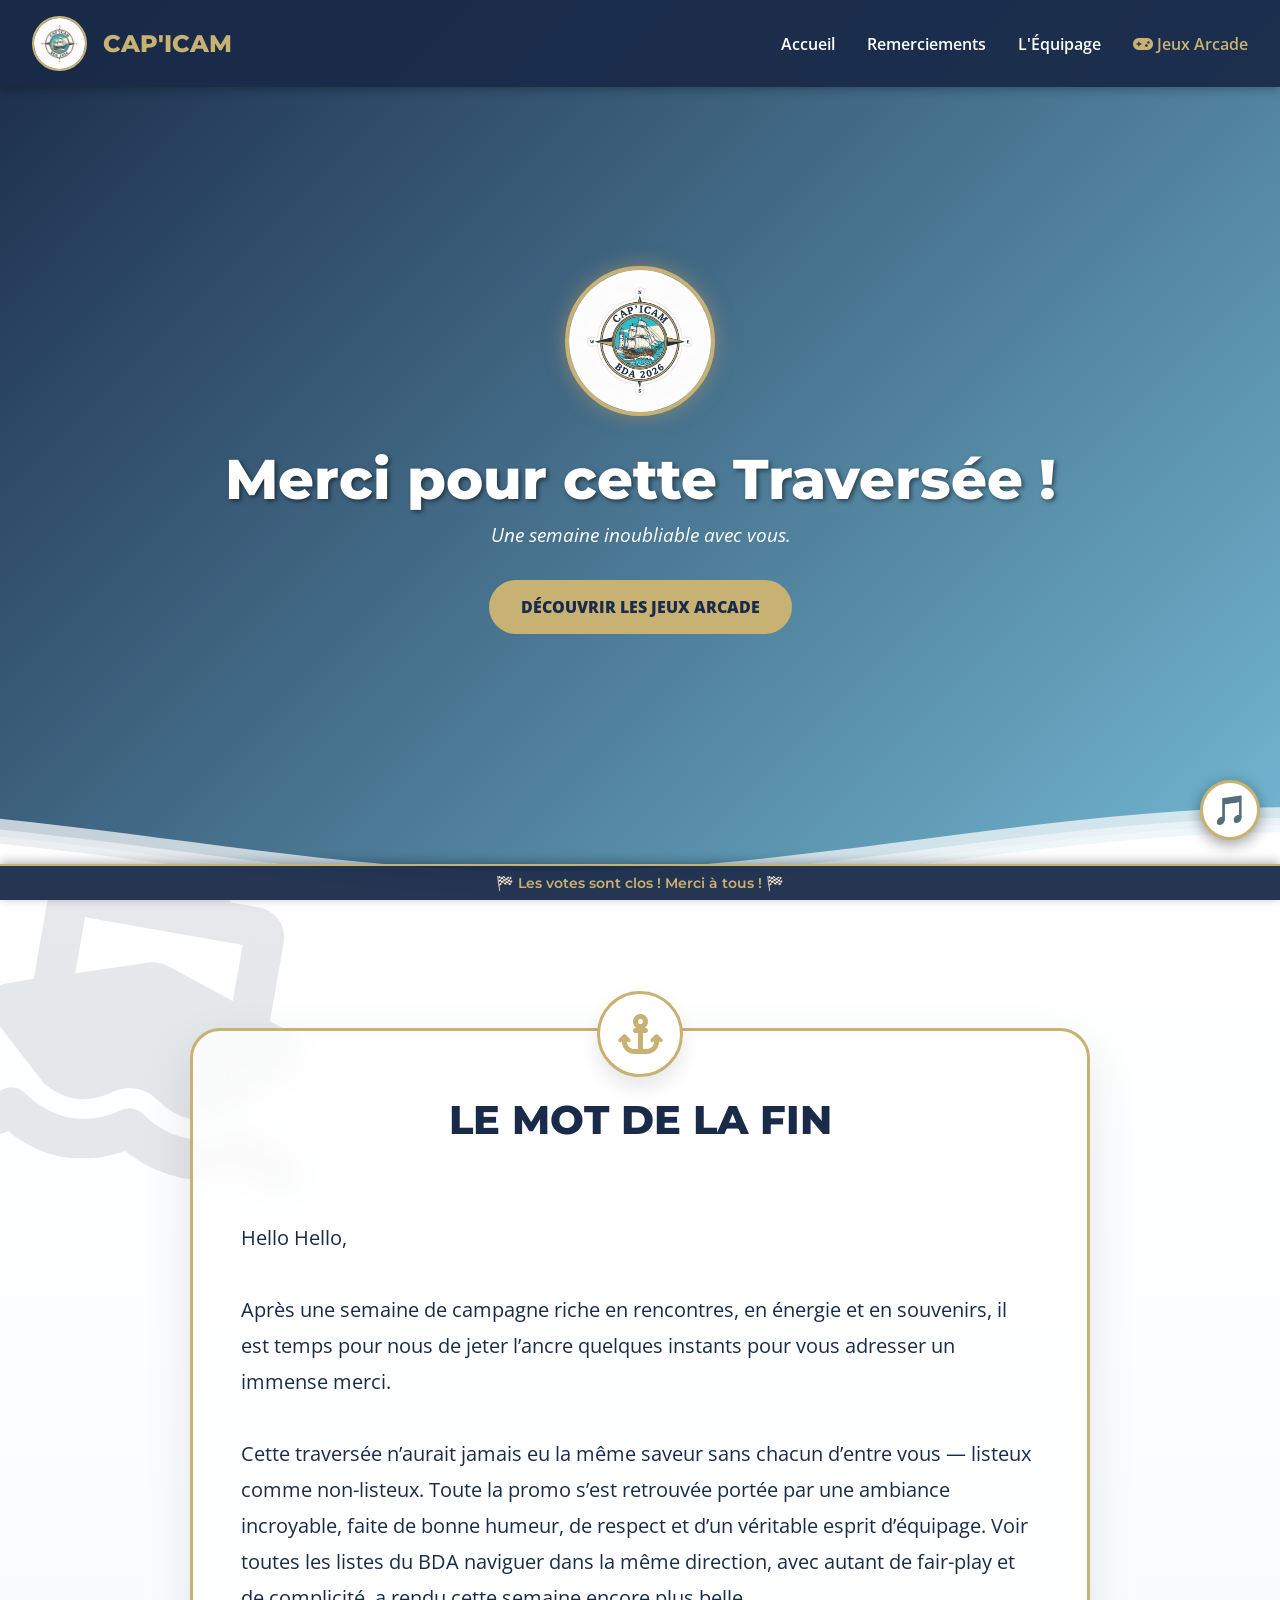
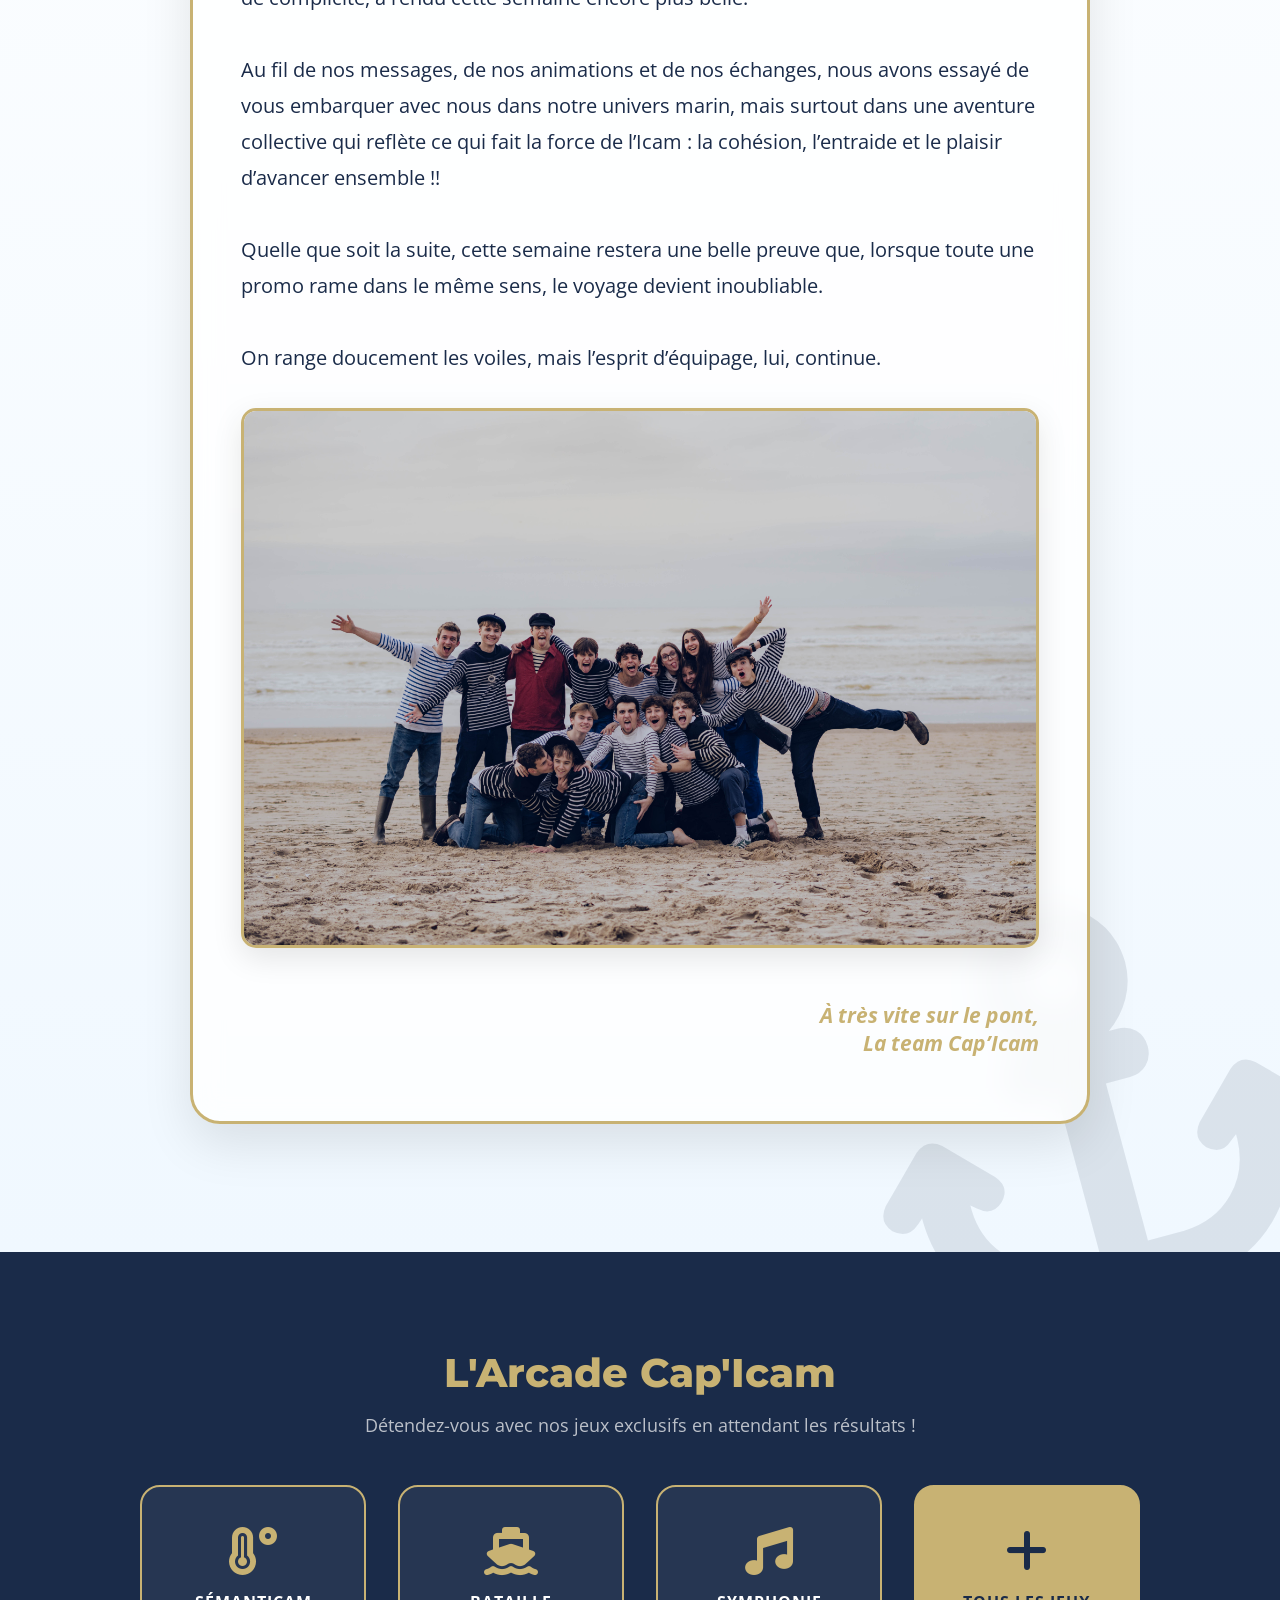
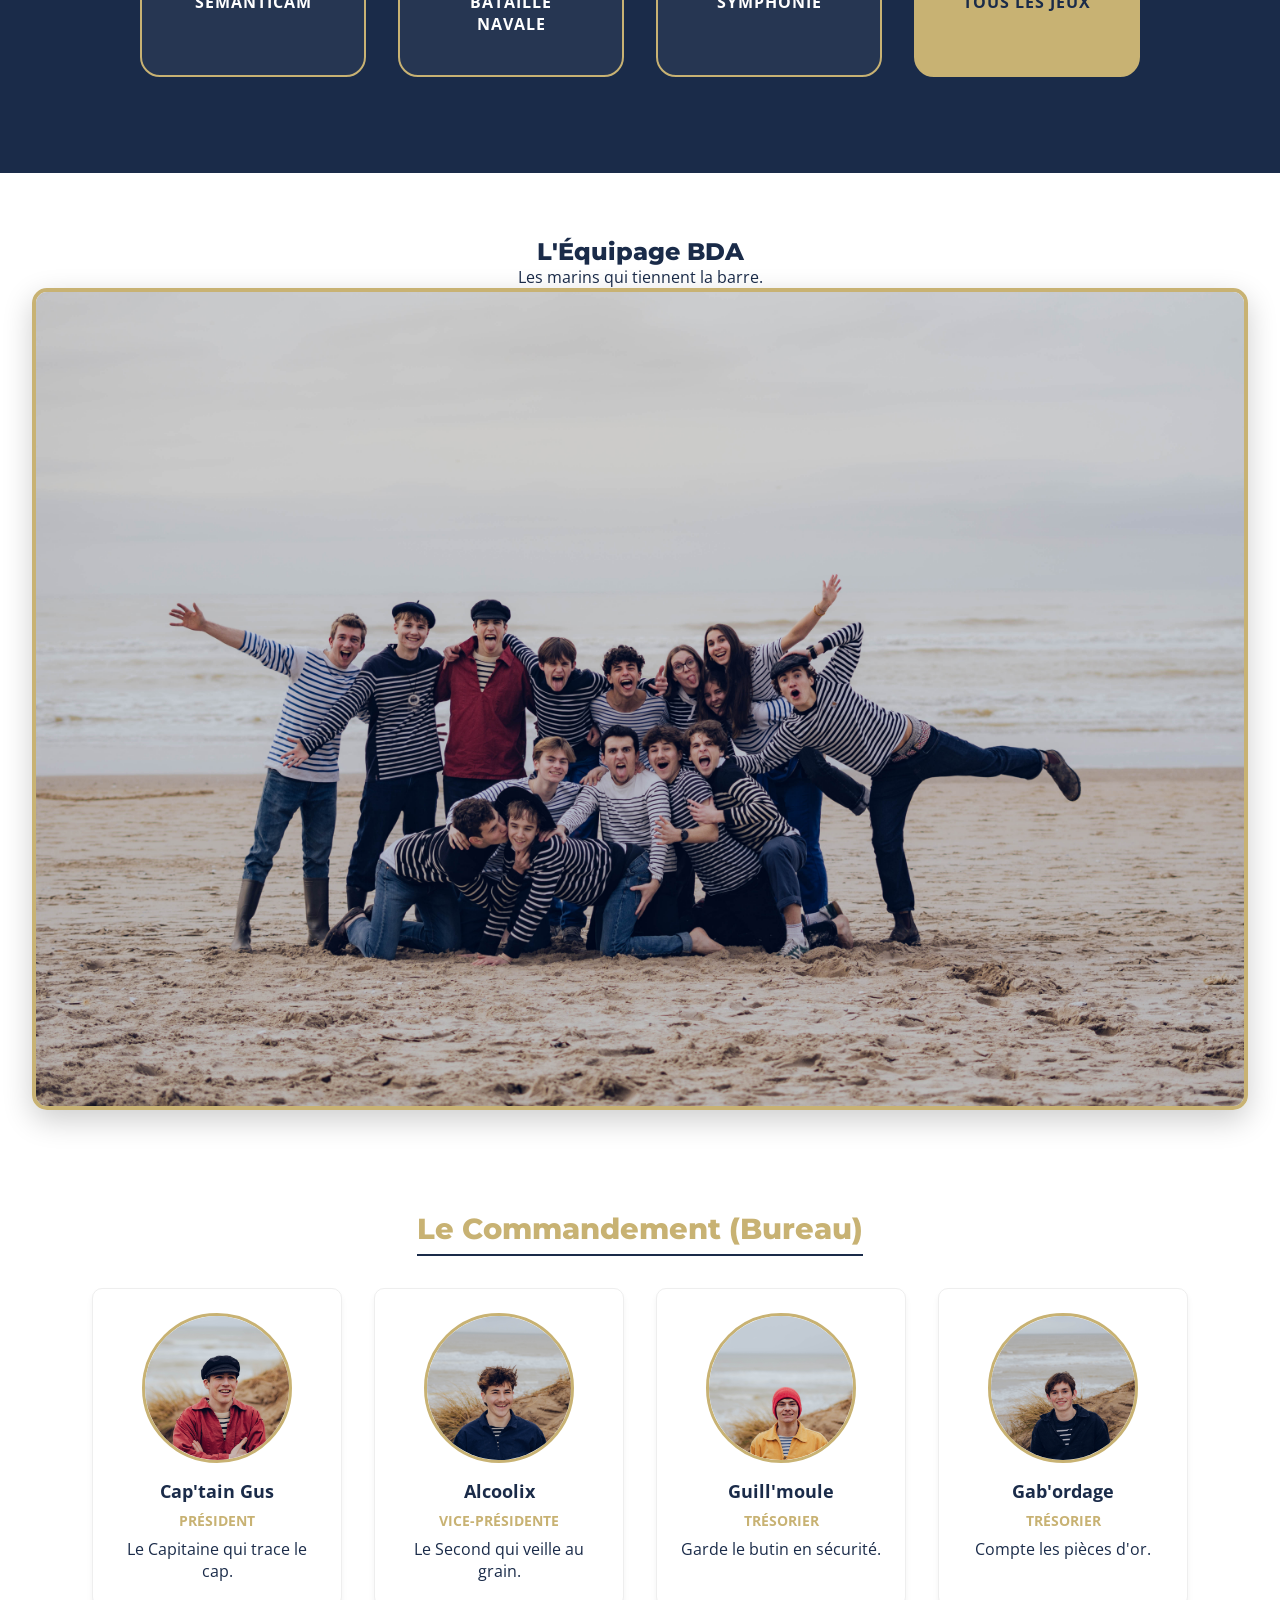
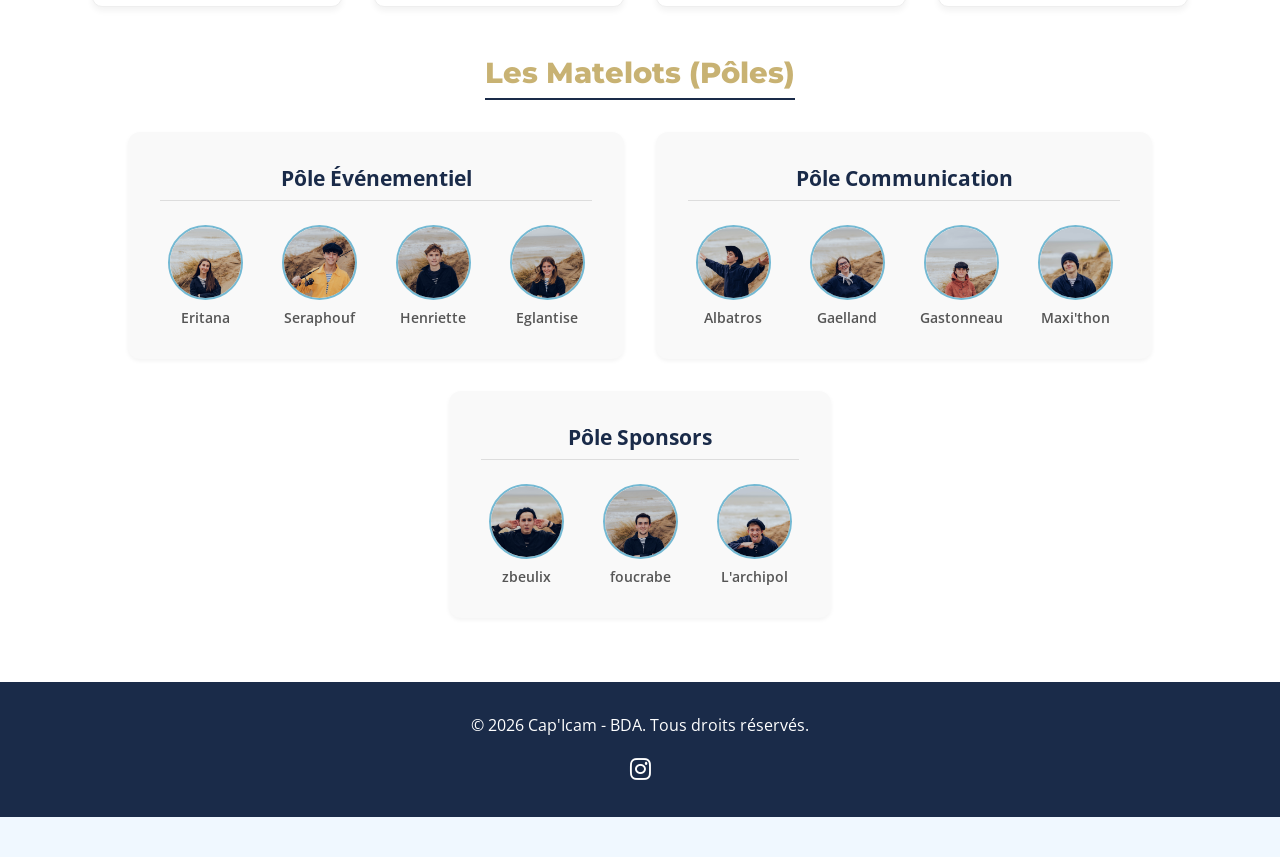
<file: index.html>
<!DOCTYPE html>
<html lang="fr">

<head>
    <meta charset="UTF-8">
    <meta name="viewport" content="width=device-width, initial-scale=1.0">
    <title>Cap'Icam</title>
    <title>Cap'Icam</title>
    <link rel="preconnect" href="https://fonts.googleapis.com">
    <link rel="preconnect" href="https://fonts.gstatic.com" crossorigin>
    <link
        href="https://fonts.googleapis.com/css2?family=Montserrat:wght@400;600;800&family=Open+Sans:wght@400;600&display=swap"
        rel="stylesheet">
    <link rel="stylesheet" href="styles.css?v=5">
    <link rel="stylesheet" href="https://cdnjs.cloudflare.com/ajax/libs/font-awesome/6.0.0/css/all.min.css">
    <!-- Favicon & Icons for iOS -->
    <link rel="icon" href="assets/logo_zoomed.jpg">
    <link rel="apple-touch-icon" href="assets/logo_zoomed.jpg">
</head>

<body>

    <!-- Navigation -->
    <nav class="navbar">
        <a href="#home" class="logo-container">
            <img src="assets/logo.jpg" alt="Logo Cap'Icam" class="nav-logo">
            <span class="nav-title">CAP'ICAM</span>
        </a>
        <div class="hamburger">
            <div class="line1"></div>
            <div class="line2"></div>
            <div class="line3"></div>
        </div>
        <ul class="nav-links">
            <li><a href="#home">Accueil</a></li>
            <li><a href="#farewell">Remerciements</a></li>
            <li><a href="#team">L'Équipage</a></li>

            <li><a href="games.html" target="_blank" style="color: var(--accent-gold);"><i class="fas fa-gamepad"></i>
                    Jeux Arcade</a></li>
        </ul>
    </nav>


    <header id="home" class="hero">
        <div class="hero-overlay"></div>
        <div class="hero-content">
            <img src="assets/logo.jpg" alt="Logo Cap'Icam Giant" class="hero-logo">
            <h1>Merci pour cette Traversée !</h1>
            <p class="tagline">Une semaine inoubliable avec vous.</p>
            <a href="games.html" class="btn-primary">Découvrir les Jeux Arcade</a>
        </div>
        <div class="wave-container">
            <svg class="waves" xmlns="http://www.w3.org/2000/svg" xmlns:xlink="http://www.w3.org/1999/xlink"
                viewBox="0 24 150 28" preserveAspectRatio="none" shape-rendering="auto">
                <defs>
                    <path id="gentle-wave"
                        d="M-160 44c30 0 58-18 88-18s 58 18 88 18 58-18 88-18 58 18 88 18 v44h-352z" />
                </defs>
                <g class="parallax">
                    <use xlink:href="#gentle-wave" x="48" y="0" fill="rgba(255,255,255,0.7" />
                    <use xlink:href="#gentle-wave" x="48" y="3" fill="rgba(255,255,255,0.5)" />
                    <use xlink:href="#gentle-wave" x="48" y="5" fill="rgba(255,255,255,0.3)" />
                    <use xlink:href="#gentle-wave" x="48" y="7" fill="#fff" />
                </g>
            </svg>
        </div>
    </header>

    <!-- Farewell Section -->
    <section id="farewell" class="farewell-section">
        <i class="fas fa-anchor farewell-decor decor-anchor"></i>
        <i class="fas fa-ship farewell-decor decor-ship"></i>
        <div class="container">
            <div class="farewell-container">
                <h2 class="farewell-heading">Le Mot de la Fin</h2>
                <div class="farewell-text">
                    Hello Hello,

                    Après une semaine de campagne riche en rencontres, en énergie et en souvenirs, il est temps pour nous de jeter l’ancre quelques instants pour vous adresser un immense merci.

                    Cette traversée n’aurait jamais eu la même saveur sans chacun d’entre vous — listeux comme non-listeux. Toute la promo s’est retrouvée portée par une ambiance incroyable, faite de bonne humeur, de respect et d’un véritable esprit d’équipage. Voir toutes les listes du BDA naviguer dans la même direction, avec autant de fair-play et de complicité, a rendu cette semaine encore plus belle.

                    Au fil de nos messages, de nos animations et de nos échanges, nous avons essayé de vous embarquer avec nous dans notre univers marin, mais surtout dans une aventure collective qui reflète ce qui fait la force de l’Icam : la cohésion, l’entraide et le plaisir d’avancer ensemble !!

                    Quelle que soit la suite, cette semaine restera une belle preuve que, lorsque toute une promo rame dans le même sens, le voyage devient inoubliable.

                    On range doucement les voiles, mais l’esprit d’équipage, lui, continue.
                </div>
                
                <div style="margin: 2rem 0; text-align: center;">
                    <img src="assets/team/equipe.jpg" alt="La Team Cap'Icam" style="max-width: 100%; border-radius: 15px; border: 3px solid var(--accent-gold); box-shadow: 0 10px 30px rgba(0,0,0,0.1);">
                </div>

                <div class="farewell-signature">
                    À très vite sur le pont,<br>
                    La team Cap’Icam
                </div>
            </div>
        </div>
    </section>
    
    <section id="arcade-preview" class="arcade-preview-section">
        <div class="container">
            <h2 class="section-heading">L'Arcade Cap'Icam</h2>
            <p class="section-subtitle">Détendez-vous avec nos jeux exclusifs en attendant les résultats !</p>
            <div class="arcade-grid">
                <a href="semanticam.html" class="arcade-item">
                    <i class="fas fa-temperature-high"></i>
                    <span>Sémanticam</span>
                </a>
                <a href="bataille_navale.html" class="arcade-item">
                    <i class="fas fa-ship"></i>
                    <span>Bataille Navale</span>
                </a>
                <a href="rythme.html" class="arcade-item">
                    <i class="fas fa-music"></i>
                    <span>Symphonie</span>
                </a>
                <a href="games.html" class="arcade-item more-games">
                    <i class="fas fa-plus"></i>
                    <span>Tous les Jeux</span>
                </a>
            </div>
        </div>
    </section>

    <!-- Team Section -->
    <section id="team" class="team-section">
        <div class="container">
            <h2>L'Équipage BDA</h2>
            <p class="section-subtitle">Les marins qui tiennent la barre.</p>
            
            <div style="margin-bottom: 3rem; text-align: center;">
                <img src="assets/team/equipe.jpg" alt="Photo de l'équipe" class="main-team-photo" style="max-width: 100%; height: auto; border-radius: 15px; border: 4px solid var(--accent-gold); box-shadow: 0 10px 30px rgba(0,0,0,0.2);">
            </div>

            <!-- Bureau Grid -->
            <h3>Le Commandement (Bureau)</h3>
            <div class="team-grid bureau-grid">
                <div class="team-card boss-card">
                    <img src="assets/team/captain-gus.jpg" alt="Cap'tain Gus" class="team-photo">
                    <h4>Cap'tain Gus</h4>
                    <span class="role">Président</span>
                    <p>Le Capitaine qui trace le cap.</p>
                </div>
                <div class="team-card boss-card">
                    <img src="assets/team/alcoolix.jpg" alt="Alcoolix" class="team-photo">
                    <h4>Alcoolix</h4>
                    <span class="role">Vice-Présidente</span>
                    <p>Le Second qui veille au grain.</p>
                </div>
                <div class="team-card boss-card">
                    <img src="assets/team/guillmoule.jpg" alt="Guill'moule" class="team-photo">
                    <h4>Guill'moule</h4>
                    <span class="role">Trésorier</span>
                    <p>Garde le butin en sécurité.</p>
                </div>
                <div class="team-card boss-card">
                    <img src="assets/team/gabordage.jpg" alt="Gab'ordage" class="team-photo">
                    <h4>Gab'ordage</h4>
                    <span class="role">Trésorier</span>
                    <p>Compte les pièces d'or.</p>
                </div>
            </div>

            <!-- Poles Grid -->
            <h3>Les Matelots (Pôles)</h3>
            <div class="team-grid poles-grid">
                <!-- Event -->
                <div class="pole-group">
                    <h4>Pôle Événementiel</h4>
                    <div class="pole-members">
                        <div class="member">
                            <img src="assets/team/eritana.jpg" alt="Eritana" class="member-photo">
                            <span>Eritana</span>
                        </div>
                        <div class="member">
                            <img src="assets/team/seraphouf.jpg" alt="Seraphouf" class="member-photo">
                            <span>Seraphouf</span>
                        </div>
                        <div class="member">
                            <img src="assets/team/henriette.jpg" alt="Henriette" class="member-photo">
                            <span>Henriette</span>
                        </div>
                        <div class="member">
                            <img src="assets/team/eglantise.jpg" alt="Eglantise" class="member-photo">
                            <span>Eglantise</span>
                        </div>
                    </div>
                </div>

                <!-- Com -->
                <div class="pole-group">
                    <h4>Pôle Communication</h4>
                    <div class="pole-members">
                        <div class="member">
                            <img src="assets/team/albatros.jpg" alt="Albatros" class="member-photo">
                            <span>Albatros</span>
                        </div>
                        <div class="member">
                            <img src="assets/team/gaelland.jpg" alt="Gaelland" class="member-photo">
                            <span>Gaelland</span>
                        </div>
                        <div class="member">
                            <img src="assets/team/gastonneau.jpg" alt="Gastonneau" class="member-photo">
                            <span>Gastonneau</span>
                        </div>
                        <div class="member">
                            <img src="assets/team/maxithon.jpg" alt="Maxi'thon" class="member-photo">
                            <span>Maxi'thon</span>
                        </div>
                    </div>
                </div>

                <!-- Sponsors -->
                <div class="pole-group">
                    <h4>Pôle Sponsors</h4>
                    <div class="pole-members">
                        <div class="member">
                            <img src="assets/team/zbeulix.jpg" alt="zbeulix" class="member-photo">
                            <span>zbeulix</span>
                        </div>
                        <div class="member">
                            <img src="assets/team/foucrabe.jpg" alt="foucrabe" class="member-photo">
                            <span>foucrabe</span>
                        </div>
                        <div class="member">
                            <img src="assets/team/archipol.jpg" alt="L'archipol" class="member-photo">
                            <span>L'archipol</span>
                        </div>
                    </div>
                </div>
            </div>
        </div>
    </section>

    <!-- Modal Order Form (Removed) -->

    <!-- Footer -->
    <footer id="contact">
        <div class="container">
            <p>&copy; 2026 Cap'Icam - BDA. Tous droits réservés.</p>
            <div class="socials">
                <a href="https://www.instagram.com/capote.icam/" target="_blank"><i class="fab fa-instagram"></i></a>
            </div>
        </div>
    </footer>

    <!-- Countdown Bar -->
    <div id="countdown-bar">
        <span class="countdown-label">⛵ Annonce des Résultats :</span>
        <div class="countdown-timer">
            <span id="days">00</span>j
            <span id="hours">00</span>h
            <span id="minutes">00</span>m
            <span id="seconds">00</span>s
        </div>
    </div>

    <!-- Music Player -->
    <audio id="audio-player" src="assets/musique2.mp3" loop></audio>
    <button id="music-btn" title="Hymne Cap'Icam">🎵</button>

    <!-- PWA Installation Prompt -->
    <div id="pwa-overlay">
        <div class="pwa-modal">
            <button class="pwa-close" onclick="closePwaPrompt()">✕</button>
            <img src="assets/logo.jpg" class="pwa-logo" alt="Logo Cap'Icam">
            <div class="pwa-title">Installez l'App</div>
            <div class="pwa-text">Ajoutez l'application sur votre écran d'accueil pour un accès rapide aux rallyes et
                aux jeux.</div>
            <div class="pwa-instruction">
                <i class="fas fa-arrow-up-from-bracket share-icon"></i>
                <span>Appuyez sur <b id="share-text">"Partager"</b> puis sur <b>"Sur l'écran d'accueil"</b></span>
            </div>
        </div>
    </div>

    <script>
        function isIos() {
            const userAgent = window.navigator.userAgent.toLowerCase();
            return /iphone|ipad|ipod/.test(userAgent);
        }

        function isInStandaloneMode() {
            return ('standalone' in window.navigator) && (window.navigator.standalone);
        }

        function closePwaPrompt() {
            document.getElementById('pwa-overlay').style.display = 'none';
            // On s'en rappelle pour ne pas l'ennuyer à chaque clic
            sessionStorage.setItem('pwa-prompt-closed', 'true');
        }

        window.addEventListener('load', () => {
            // Uniquement si sur iOS et pas déjà "installé" et pas déjà fermé durant cette session
            if (isIos() && !isInStandaloneMode() && !sessionStorage.getItem('pwa-prompt-closed')) {
                // Petit délai pour ne pas agresser au chargement
                setTimeout(() => {
                    document.getElementById('pwa-overlay').style.display = 'flex';
                }, 2000);
            }
        });
    </script>

    <script src="script.js?v=3"></script>
</body>

</html>
</file>
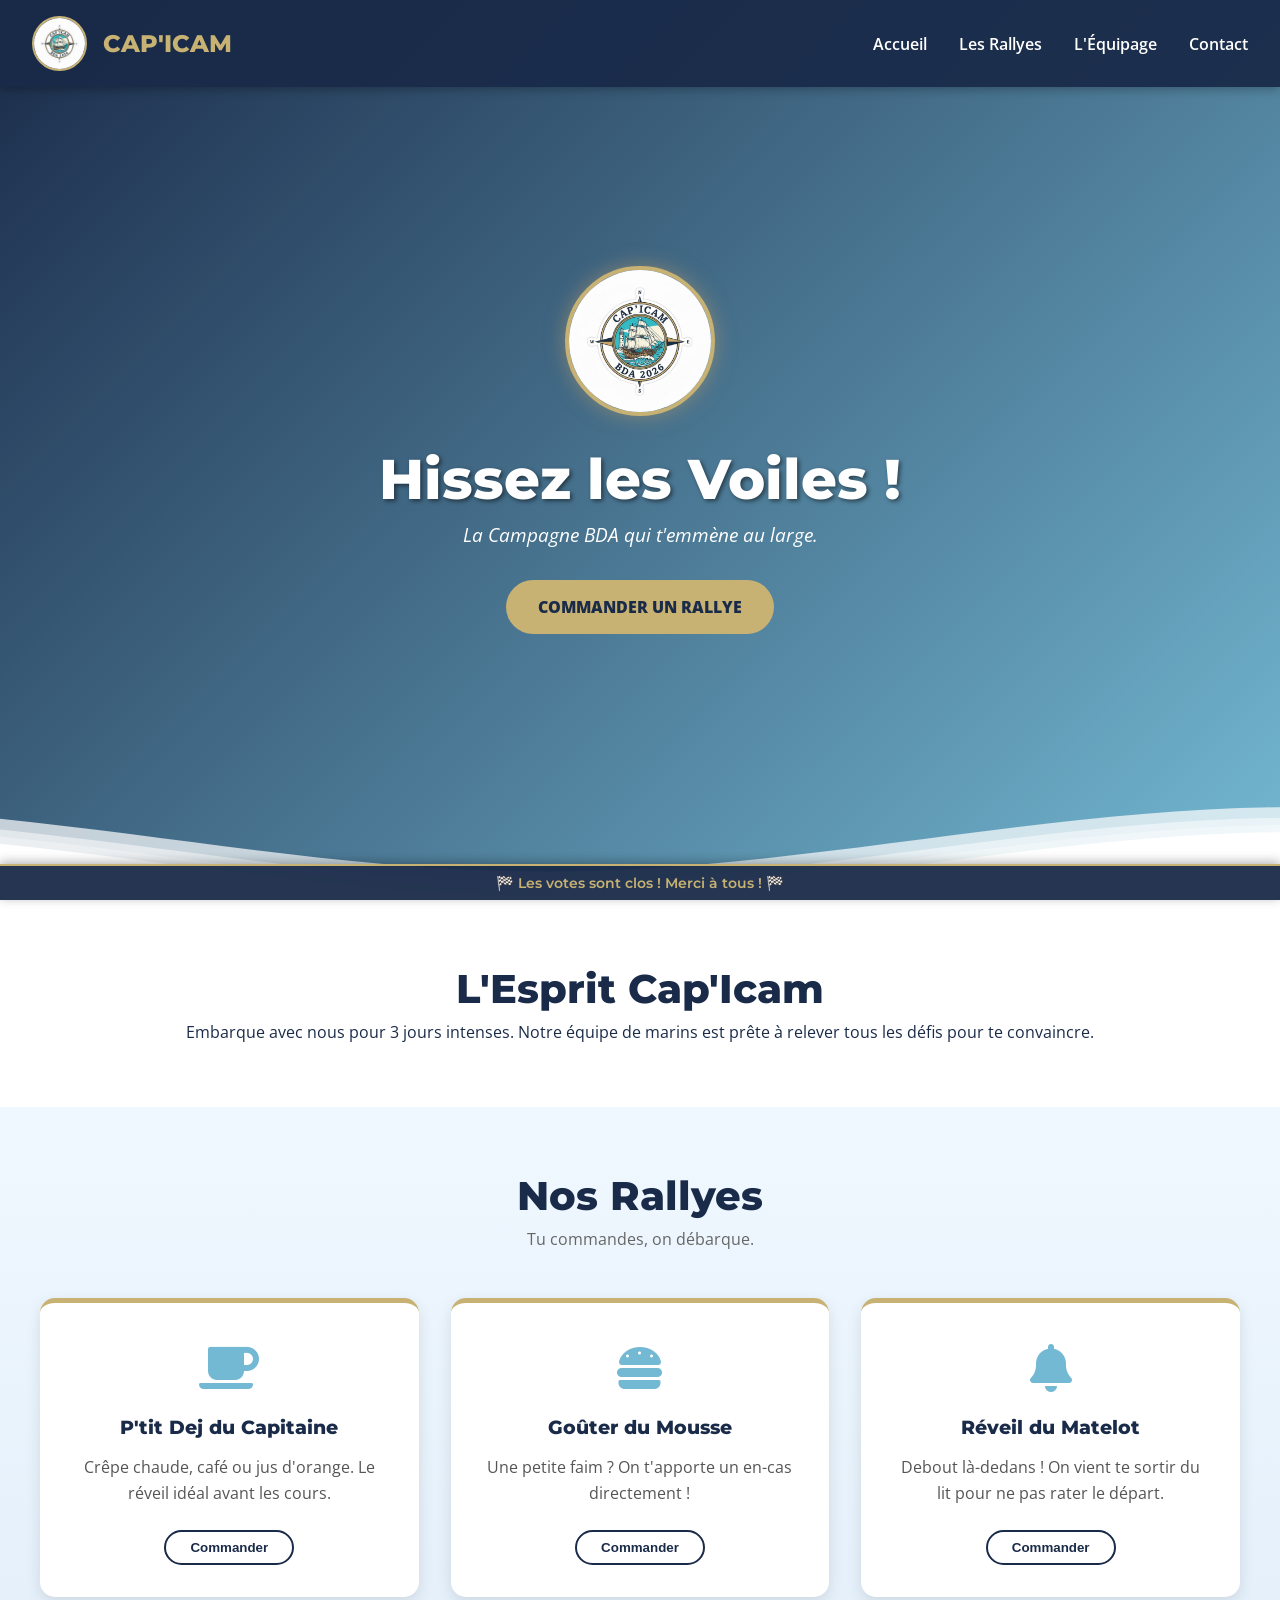
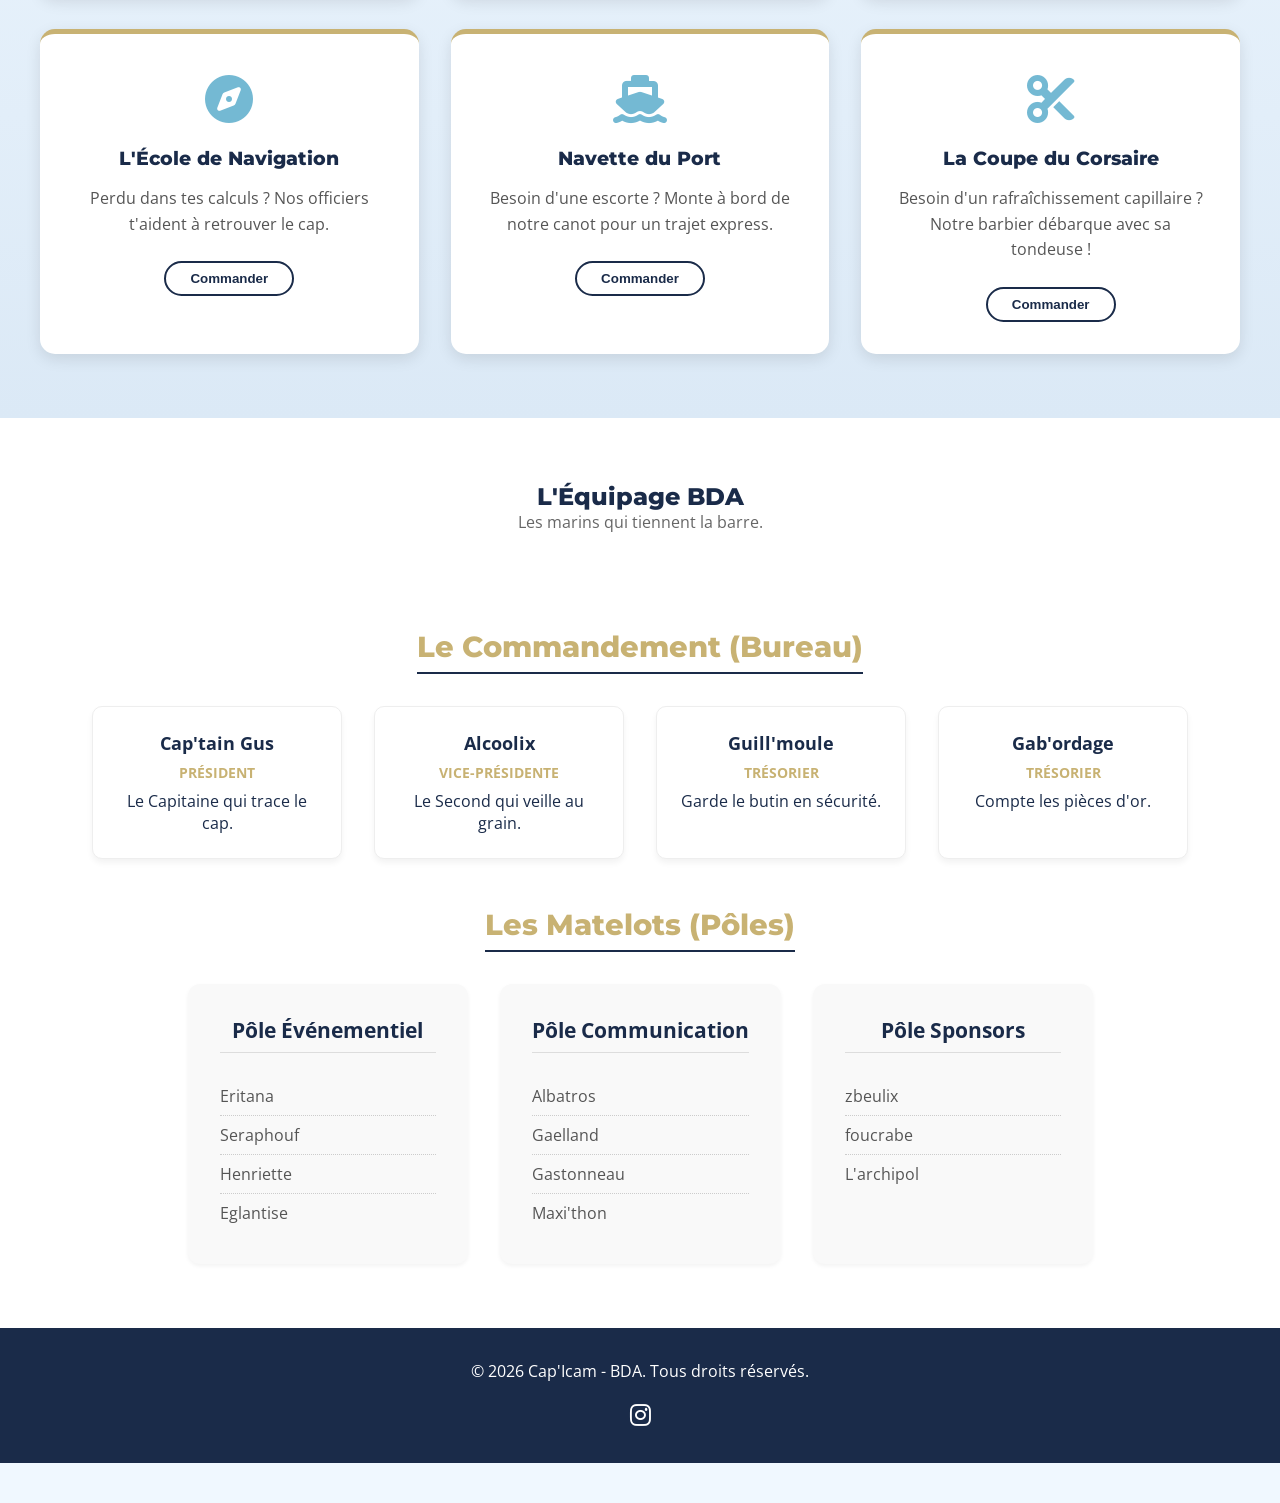
<file: cap-icam-rallye/index.html>
<!DOCTYPE html>
<html lang="fr">

<head>
    <meta charset="UTF-8">
    <meta name="viewport" content="width=device-width, initial-scale=1.0">
    <title>Cap'Icam</title>
    <title>Cap'Icam</title>
    <link rel="preconnect" href="https://fonts.googleapis.com">
    <link rel="preconnect" href="https://fonts.gstatic.com" crossorigin>
    <link
        href="https://fonts.googleapis.com/css2?family=Montserrat:wght@400;600;800&family=Open+Sans:wght@400;600&display=swap"
        rel="stylesheet">
    <link rel="stylesheet" href="styles.css?v=4">
    <link rel="stylesheet" href="https://cdnjs.cloudflare.com/ajax/libs/font-awesome/6.0.0/css/all.min.css">
    <!-- Favicon & Icons for iOS -->
    <link rel="icon" href="assets/logo_zoomed.jpg">
    <link rel="apple-touch-icon" href="assets/logo_zoomed.jpg">
</head>

<body>

    <!-- Navigation -->
    <nav class="navbar">
        <a href="#home" class="logo-container">
            <img src="assets/logo.jpg" alt="Logo Cap'Icam" class="nav-logo">
            <span class="nav-title">CAP'ICAM</span>
        </a>
        <div class="hamburger">
            <div class="line1"></div>
            <div class="line2"></div>
            <div class="line3"></div>
        </div>
        <ul class="nav-links">
            <li><a href="#home">Accueil</a></li>
            <li><a href="#rallyes">Les Rallyes</a></li>
            <li><a href="#team">L'Équipage</a></li>
            <li><a href="#contact">Contact</a></li>
        </ul>
    </nav>


    <header id="home" class="hero">
        <div class="hero-overlay"></div>
        <div class="hero-content">
            <img src="assets/logo.jpg" alt="Logo Cap'Icam Giant" class="hero-logo">
            <h1>Hissez les Voiles !</h1>
            <p class="tagline">La Campagne BDA qui t'emmène au large.</p>
            <a href="#rallyes" class="btn-primary">Commander un Rallye</a>
        </div>
        <div class="wave-container">
            <svg class="waves" xmlns="http://www.w3.org/2000/svg" xmlns:xlink="http://www.w3.org/1999/xlink"
                viewBox="0 24 150 28" preserveAspectRatio="none" shape-rendering="auto">
                <defs>
                    <path id="gentle-wave"
                        d="M-160 44c30 0 58-18 88-18s 58 18 88 18 58-18 88-18 58 18 88 18 v44h-352z" />
                </defs>
                <g class="parallax">
                    <use xlink:href="#gentle-wave" x="48" y="0" fill="rgba(255,255,255,0.7" />
                    <use xlink:href="#gentle-wave" x="48" y="3" fill="rgba(255,255,255,0.5)" />
                    <use xlink:href="#gentle-wave" x="48" y="5" fill="rgba(255,255,255,0.3)" />
                    <use xlink:href="#gentle-wave" x="48" y="7" fill="#fff" />
                </g>
            </svg>
        </div>
    </header>

    <!-- Concept Section -->
    <section class="concept-section">
        <div class="container">
            <h2>L'Esprit Cap'Icam</h2>
            <p>Embarque avec nous pour 3 jours intenses. Notre équipe de marins est prête à relever tous les défis
                pour
                te convaincre.</p>
        </div>
    </section>

    <!-- Rallyes Section -->
    <section id="rallyes" class="rallyes-section">
        <div class="container">
            <h2>Nos Rallyes</h2>
            <p class="section-subtitle">Tu commandes, on débarque.</p>

            <div class="rallye-grid">
                <!-- Rallye 1: P'tit Dej (Keep) -->
                <div class="rallye-card">
                    <div class="card-icon"><i class="fas fa-coffee"></i></div>
                    <h3>P'tit Dej du Capitaine</h3>
                    <p>Crêpe chaude, café ou jus d'orange. Le réveil idéal avant les cours.</p>
                    <button class="btn-rallye" onclick="openModal('P\'tit Dej du Capitaine')">Commander</button>
                </div>

                <!-- Rallye 2: Goûter (Keep) -->
                <div class="rallye-card">
                    <div class="card-icon"><i class="fas fa-hamburger"></i></div>
                    <h3>Goûter du Mousse</h3>
                    <p>Une petite faim ? On t'apporte un en-cas directement !</p>
                    <button class="btn-rallye" onclick="openModal('Goûter du Mousse')">Commander</button>
                </div>

                <!-- Rallye 3: Réveil (New) -->
                <div class="rallye-card">
                    <div class="card-icon"><i class="fas fa-bell"></i></div>
                    <h3>Réveil du Matelot</h3>
                    <p>Debout là-dedans ! On vient te sortir du lit pour ne pas rater le départ.</p>
                    <button class="btn-rallye" onclick="openModal('Réveil du Matelot')">Commander</button>
                </div>

                <!-- Rallye 4: Devoirs (New) -->
                <div class="rallye-card">
                    <div class="card-icon"><i class="fas fa-compass"></i></div>
                    <h3>L'École de Navigation</h3>
                    <p>Perdu dans tes calculs ? Nos officiers t'aident à retrouver le cap.</p>
                    <button class="btn-rallye" onclick="openModal('L\'École de Navigation')">Commander</button>
                </div>

                <!-- Rallye 5: Voiture (New) -->
                <div class="rallye-card">
                    <div class="card-icon"><i class="fas fa-ship"></i></div>
                    <h3>Navette du Port</h3>
                    <p>Besoin d'une escorte ? Monte à bord de notre canot pour un trajet express.</p>
                    <button class="btn-rallye" onclick="openModal('Navette du Port')">Commander</button>
                </div>

                <!-- Rallye 6: Coiffeur (New) -->
                <div class="rallye-card">
                    <div class="card-icon"><i class="fas fa-cut"></i></div>
                    <h3>La Coupe du Corsaire</h3>
                    <p>Besoin d'un rafraîchissement capillaire ? Notre barbier débarque avec sa tondeuse !</p>
                    <button class="btn-rallye" onclick="openModal('La Coupe du Corsaire')">Commander</button>
                </div>
            </div>
        </div>
    </section>

    <!-- Team Section -->
    <section id="team" class="team-section">
        <div class="container">
            <h2>L'Équipage BDA</h2>
            <p class="section-subtitle">Les marins qui tiennent la barre.</p>

            <!-- Bureau Grid -->
            <h3>Le Commandement (Bureau)</h3>
            <div class="team-grid bureau-grid">
                <div class="team-card boss-card">
                    <h4>Cap'tain Gus</h4>
                    <span class="role">Président</span>
                    <p>Le Capitaine qui trace le cap.</p>
                </div>
                <div class="team-card boss-card">
                    <h4>Alcoolix</h4>
                    <span class="role">Vice-Présidente</span>
                    <p>Le Second qui veille au grain.</p>
                </div>
                <div class="team-card boss-card">
                    <h4>Guill'moule</h4>
                    <span class="role">Trésorier</span>
                    <p>Garde le butin en sécurité.</p>
                </div>
                <div class="team-card boss-card">
                    <h4>Gab'ordage</h4>
                    <span class="role">Trésorier</span>
                    <p>Compte les pièces d'or.</p>
                </div>
            </div>

            <!-- Poles Grid -->
            <h3>Les Matelots (Pôles)</h3>
            <div class="team-grid poles-grid">
                <!-- Event -->
                <div class="pole-group">
                    <h4>Pôle Événementiel</h4>
                    <ul>
                        <li>Eritana</li>
                        <li>Seraphouf</li>
                        <li>Henriette</li>
                        <li>Eglantise</li>
                    </ul>
                </div>

                <!-- Com -->
                <div class="pole-group">
                    <h4>Pôle Communication</h4>
                    <ul>
                        <li>Albatros</li>
                        <li>Gaelland</li>
                        <li>Gastonneau</li>
                        <li>Maxi'thon</li>
                    </ul>
                </div>

                <!-- Sponsors -->
                <div class="pole-group">
                    <h4>Pôle Sponsors</h4>
                    <ul>
                        <li>zbeulix</li>
                        <li>foucrabe</li>
                        <li>L'archipol</li>
                    </ul>
                </div>
            </div>
        </div>
    </section>

    <!-- Modal Order Form -->
    <div id="orderModal" class="modal">
        <div class="modal-content">
            <span class="close-btn" onclick="closeModal()">&times;</span>
            <h3>Commander : <span id="rallyeName"></span></h3>
            <form id="rallyeForm">
                <div class="form-group">
                    <label for="name">Ton Nom / Surnom</label>
                    <input type="text" id="name" required placeholder="Capitaine Crochet">
                </div>
                <div class="form-group">
                    <label for="location">Ta Position (Lieu)</label>
                    <input type="text" id="location" required placeholder="Foyer, Salle B12...">
                </div>
                <div class="form-group">
                    <label for="phone">Tel (optionnel)</label>
                    <input type="tel" id="phone" placeholder="06...">
                </div>
                <div class="form-group">
                    <label for="notes">Précisions / Envies</label>
                    <textarea id="notes" rows="3" placeholder="Ex: Sans gluten, musique rock, etc."></textarea>
                </div>
                <button type="submit" class="btn-submit">Valider la Commande</button>
            </form>
        </div>
    </div>

    <!-- Footer -->
    <footer id="contact">
        <div class="container">
            <p>&copy; 2026 Cap'Icam - BDA. Tous droits réservés.</p>
            <div class="socials">
                <a href="https://www.instagram.com/capote.icam/" target="_blank"><i class="fab fa-instagram"></i></a>
            </div>
        </div>
    </footer>

    <!-- Countdown Bar -->
    <div id="countdown-bar">
        <span class="countdown-label">⛵ Annonce des Résultats :</span>
        <div class="countdown-timer">
            <span id="days">00</span>j
            <span id="hours">00</span>h
            <span id="minutes">00</span>m
            <span id="seconds">00</span>s
        </div>
    </div>

    <script src="script.js"></script>
</body>

</html>
</file>
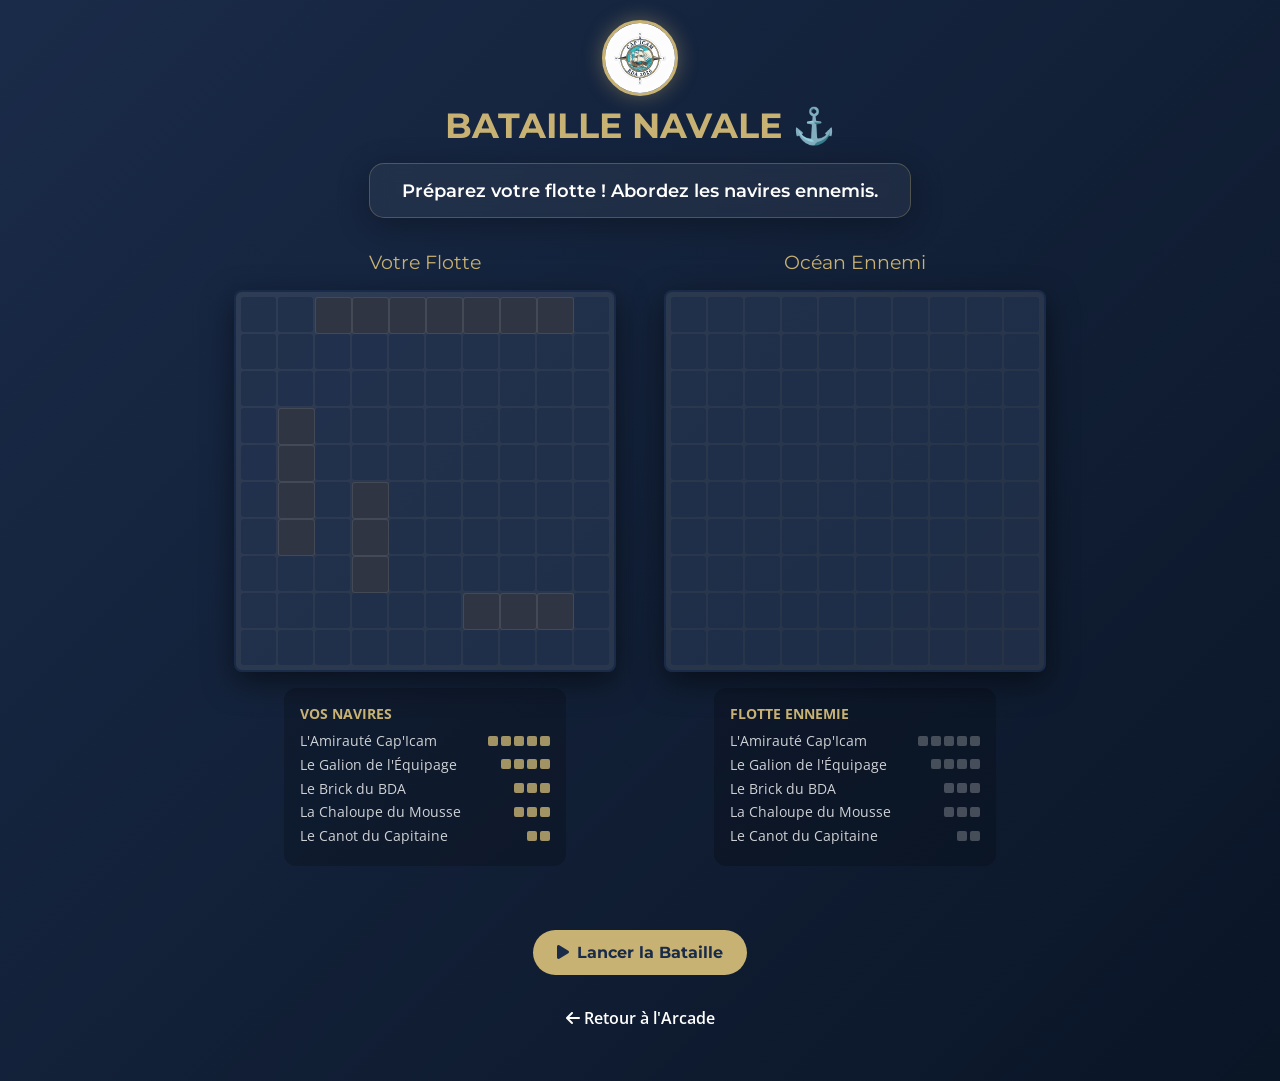
<file: bataille_navale.html>
<!DOCTYPE html>
<html lang="fr">
<head>
    <meta charset="UTF-8">
    <meta name="viewport" content="width=device-width, initial-scale=1.0, maximum-scale=1.0, user-scalable=no">
    <title>Bataille Navale - Cap'Icam ⚓</title>
    <link rel="preconnect" href="https://fonts.googleapis.com">
    <link rel="preconnect" href="https://fonts.gstatic.com" crossorigin>
    <link href="https://fonts.googleapis.com/css2?family=Montserrat:wght@400;600;800&family=Open+Sans:wght@400;600&display=swap" rel="stylesheet">
    <link rel="stylesheet" href="https://cdnjs.cloudflare.com/ajax/libs/font-awesome/6.0.0/css/all.min.css">
    <link rel="icon" href="assets/logo_zoomed.jpg">
    <style>
        :root {
            --primary-blue: #1a2b49;
            --accent-gold: #c8b273;
            --sky-blue: #74b9d3;
            --deep-sea: #0a1526;
            --hit-color: #ff4757;
            --miss-color: #74b9d3;
            --ship-color: #2f3542;
        }

        body {
            margin: 0;
            padding: 0;
            font-family: 'Open Sans', sans-serif;
            background: linear-gradient(135deg, var(--primary-blue), var(--deep-sea));
            color: #fff;
            min-height: 100vh;
            display: flex;
            flex-direction: column;
            align-items: center;
            overflow-x: hidden;
        }

        .game-container {
            width: 95%;
            max-width: 1200px;
            margin: 20px auto;
            text-align: center;
            display: flex;
            flex-direction: column;
            align-items: center;
        }

        .rotating-logo {
            width: 70px;
            height: 70px;
            border-radius: 50%;
            border: 3px solid var(--accent-gold);
            margin-bottom: 0.5rem;
            animation: rotate-slow 15s linear infinite;
            box-shadow: 0 0 20px rgba(200, 178, 115, 0.4);
            object-fit: cover;
            background: white;
        }

        @keyframes rotate-slow {
            from { transform: rotate(0deg); }
            to { transform: rotate(360deg); }
        }

        h1 {
            font-family: 'Montserrat', sans-serif;
            font-size: 2.2rem;
            color: var(--accent-gold);
            margin: 0 0 1rem 0;
            text-transform: uppercase;
        }

        .status-panel {
            background: rgba(255, 255, 255, 0.05);
            backdrop-filter: blur(10px);
            border: 1px solid rgba(200, 178, 115, 0.3);
            border-radius: 15px;
            padding: 1rem 2rem;
            margin-bottom: 2rem;
            width: fit-content;
            box-shadow: 0 8px 32px rgba(0, 0, 0, 0.3);
        }

        #status-text {
            font-family: 'Montserrat', sans-serif;
            font-weight: 600;
            font-size: 1.1rem;
            margin: 0;
        }

        .grids-wrapper {
            display: flex;
            gap: 3rem;
            flex-wrap: wrap;
            justify-content: center;
            margin-bottom: 2rem;
        }

        .grid-container {
            display: flex;
            flex-direction: column;
            align-items: center;
        }

        .grid-title {
            font-family: 'Montserrat', sans-serif;
            font-size: 1.2rem;
            margin-bottom: 1rem;
            color: var(--accent-gold);
        }

        .grid {
            display: grid;
            grid-template-columns: repeat(10, 35px);
            grid-template-rows: repeat(10, 35px);
            gap: 2px;
            background: rgba(255, 255, 255, 0.1);
            padding: 5px;
            border-radius: 8px;
            border: 2px solid var(--primary-blue);
            box-shadow: 0 10px 30px rgba(0, 0, 0, 0.5);
        }

        .cell {
            width: 35px;
            height: 35px;
            background: rgba(26, 43, 73, 0.6);
            border-radius: 3px;
            cursor: pointer;
            transition: all 0.2s cubic-bezier(0.4, 0, 0.2, 1);
            position: relative;
            display: flex;
            justify-content: center;
            align-items: center;
        }

        .computer-grid .cell:hover:not(.hit):not(.miss) {
            background: rgba(200, 178, 115, 0.4);
            transform: scale(1.1);
            z-index: 2;
        }

        .cell.ship {
            background: var(--ship-color);
            border: 1px solid rgba(255,255,255,0.1);
        }

        .cell.hit {
            background: var(--hit-color);
            cursor: default;
        }

        .cell.hit::after {
            content: "\f00d";
            font-family: "Font Awesome 6 Free";
            font-weight: 900;
            color: white;
            font-size: 0.8rem;
        }

        .cell.miss {
            background: var(--miss-color);
            cursor: default;
        }

        .cell.miss::after {
            content: "";
            width: 6px;
            height: 6px;
            background: white;
            border-radius: 50%;
            opacity: 0.6;
        }

        .cell.sunk {
            background: #2c3e50 !important;
            animation: pulse-red 1s infinite alternate;
        }

        @keyframes pulse-red {
            from { opacity: 1; }
            to { opacity: 0.7; }
        }

        /* Mortar Strike Styles */
        .mortar-btn {
            background: #ff7f50 !important;
            color: #fff !important;
            position: relative;
            overflow: hidden;
        }

        .mortar-btn .count {
            background: rgba(0, 0, 0, 0.3);
            padding: 2px 8px;
            border-radius: 10px;
            font-size: 0.8rem;
            margin-left: 5px;
        }

        .mortar-btn.active {
            box-shadow: 0 0 20px #ff7f50;
            animation: pulse-orange 1s infinite alternate;
        }

        @keyframes pulse-orange {
            from { transform: scale(1); }
            to { transform: scale(1.05); }
        }

        .computer-grid.mortar-mode .cell:not(.hit):not(.miss):hover {
            outline: 2px solid #ff7f50;
            background: rgba(255, 127, 80, 0.3);
            box-shadow: 0 0 15px #ff7f50;
        }

        .mortar-animation {
            position: absolute;
            width: 70px;
            height: 70px;
            border: 3px solid #ff7f50;
            border-radius: 50%;
            background: rgba(255, 127, 80, 0.2);
            animation: mortar-implode 0.6s ease-in forwards;
            pointer-events: none;
            z-index: 20;
            transform: translate(-50%, -50%);
        }

        @keyframes mortar-implode {
            0% { transform: translate(-50%, -50%) scale(3); opacity: 0; }
            50% { opacity: 1; }
            100% { transform: translate(-50%, -50%) scale(0.5); opacity: 0; }
        }

        /* Explosion effect */
        .explosion {
            position: absolute;
            width: 100%;
            height: 100%;
            background: radial-gradient(circle, #ff9f43, #ff4757, transparent);
            border-radius: 50%;
            animation: explode 0.5s ease-out forwards;
            pointer-events: none;
            z-index: 10;
        }

        @keyframes explode {
            0% { transform: scale(0); opacity: 1; }
            100% { transform: scale(2); opacity: 0; }
        }

        .controls {
            display: flex;
            gap: 1rem;
            margin-top: 2rem;
            flex-wrap: wrap;
            justify-content: center;
        }

        button {
            background: var(--accent-gold);
            color: var(--primary-blue);
            border: none;
            padding: 0.8rem 1.5rem;
            border-radius: 30px;
            font-weight: bold;
            font-size: 1rem;
            cursor: pointer;
            transition: transform 0.2s, box-shadow 0.2s;
            font-family: 'Montserrat', sans-serif;
            display: flex;
            align-items: center;
            gap: 8px;
        }

        button:hover {
            transform: translateY(-2px);
            box-shadow: 0 5px 15px rgba(200, 178, 115, 0.4);
        }

        button:disabled {
            background: #ccc;
            cursor: not-allowed;
            transform: none;
            box-shadow: none;
        }

        .return-link {
            color: #fff;
            text-decoration: none;
            font-weight: 600;
            margin: 2rem 0;
            transition: color 0.3s;
        }

        .return-link:hover {
            color: var(--accent-gold);
        }

        /* Ship List Panel */
        .ship-list-panel {
            background: rgba(0, 0, 0, 0.2);
            padding: 1rem;
            border-radius: 12px;
            margin-top: 1rem;
            width: 250px;
            text-align: left;
        }

        .ship-list-panel h3 {
            font-size: 0.9rem;
            color: var(--accent-gold);
            margin: 0 0 0.5rem 0;
            text-transform: uppercase;
        }

        .ship-item {
            display: flex;
            justify-content: space-between;
            align-items: center;
            font-size: 0.85rem;
            margin-bottom: 0.3rem;
            opacity: 0.8;
            transition: opacity 0.3s;
        }

        .ship-item.sunk {
            text-decoration: line-through;
            color: #ff4757;
            opacity: 0.5;
        }

        .ship-indicators {
            display: flex;
            gap: 3px;
        }

        .indicator {
            width: 10px;
            height: 10px;
            background: #fff;
            border-radius: 2px;
            opacity: 0.3;
        }

        .indicator.filled {
            background: var(--accent-gold);
            opacity: 1;
        }

        .indicator.hit {
            background: var(--hit-color);
            opacity: 1;
        }

        /* Overlay Styles (shared with other games) */
        .overlay {
            position: fixed;
            top: 0;
            left: 0;
            width: 100%;
            height: 100%;
            background: rgba(10, 21, 38, 0.9);
            display: flex;
            justify-content: center;
            align-items: center;
            z-index: 1000;
            opacity: 0;
            pointer-events: none;
            transition: opacity 0.5s ease;
        }

        .overlay.show {
            opacity: 1;
            pointer-events: auto;
        }

        .overlay-content {
            background: var(--primary-blue);
            padding: 3rem;
            border-radius: 20px;
            border: 3px solid var(--accent-gold);
            text-align: center;
            max-width: 450px;
            transform: scale(0.8);
            transition: transform 0.5s cubic-bezier(0.175, 0.885, 0.32, 1.275);
            box-shadow: 0 0 50px rgba(200, 178, 115, 0.3);
        }

        .overlay.show .overlay-content {
            transform: scale(1);
        }

        @media (max-width: 768px) {
            .grids-wrapper {
                gap: 1.5rem;
            }
            .grid {
                grid-template-columns: repeat(10, 28px);
                grid-template-rows: repeat(10, 28px);
            }
            .cell {
                width: 28px;
                height: 28px;
            }
            h1 {
                font-size: 1.5rem;
            }
        }
    </style>
</head>
<body>

    <div class="game-container">
        <img src="assets/logo.jpg" class="rotating-logo" alt="Logo Cap'Icam">
        <h1>Bataille Navale ⚓</h1>

        <div class="status-panel">
            <p id="status-text">Préparez votre flotte ! Abordez les navires ennemis.</p>
        </div>

        <div class="grids-wrapper">
            <div class="grid-container">
                <span class="grid-title">Votre Flotte</span>
                <div id="player-grid" class="grid player-grid"></div>
                <div class="ship-list-panel">
                    <h3>Vos Navires</h3>
                    <div id="player-ship-list"></div>
                </div>
            </div>

            <div class="grid-container">
                <span class="grid-title">Océan Ennemi</span>
                <div id="computer-grid" class="grid computer-grid"></div>
                <div class="ship-list-panel">
                    <h3>Flotte Ennemie</h3>
                    <div id="computer-ship-list"></div>
                </div>
            </div>
        </div>

        <div class="controls">
            <button id="start-btn"><i class="fas fa-play"></i> Lancer la Bataille</button>
            <button id="mortar-btn" class="mortar-btn" style="display: none;">
                <i class="fas fa-bomb"></i> Frappe de Mortier <span class="count" id="mortar-count">2</span>
            </button>
            <button id="reset-btn" style="display: none;"><i class="fas fa-redo"></i> Nouvelle Partie</button>
        </div>

        <a href="games.html" class="return-link"><i class="fas fa-arrow-left"></i> Retour à l'Arcade</a>
    </div>

    <!-- Win Overlay -->
    <div id="win-overlay" class="overlay">
        <div class="overlay-content">
            <h2 style="font-size: 3rem; color: var(--accent-gold); margin-bottom: 1rem;">VICTOIRE !</h2>
            <p>La flotte ennemie gît au fond de l'océan.</p>
            <div style="font-size: 5rem; margin: 1rem 0;">🏆</div>
            <p>Cap'tain, vous avez sauvé le Cap'Icam !</p>
            <button onclick="location.reload()">Rejouer</button>
        </div>
    </div>

    <!-- Lose Overlay -->
    <div id="lose-overlay" class="overlay">
        <div class="overlay-content" style="background: #1a2b49;">
            <h2 style="font-size: 3rem; color: #ff4757; margin-bottom: 1rem;">NAUFRAGE</h2>
            <p>Votre flotte a été décimée...</p>
            <div style="font-size: 5rem; margin: 1rem 0;">🐙</div>
            <p>Le Kraken a eu raison de vous. Revanche ?</p>
            <button onclick="location.reload()">Réparer et Repartir</button>
        </div>
    </div>

    <script src="bataille_navale.js"></script>
</body>
</html>
</file>
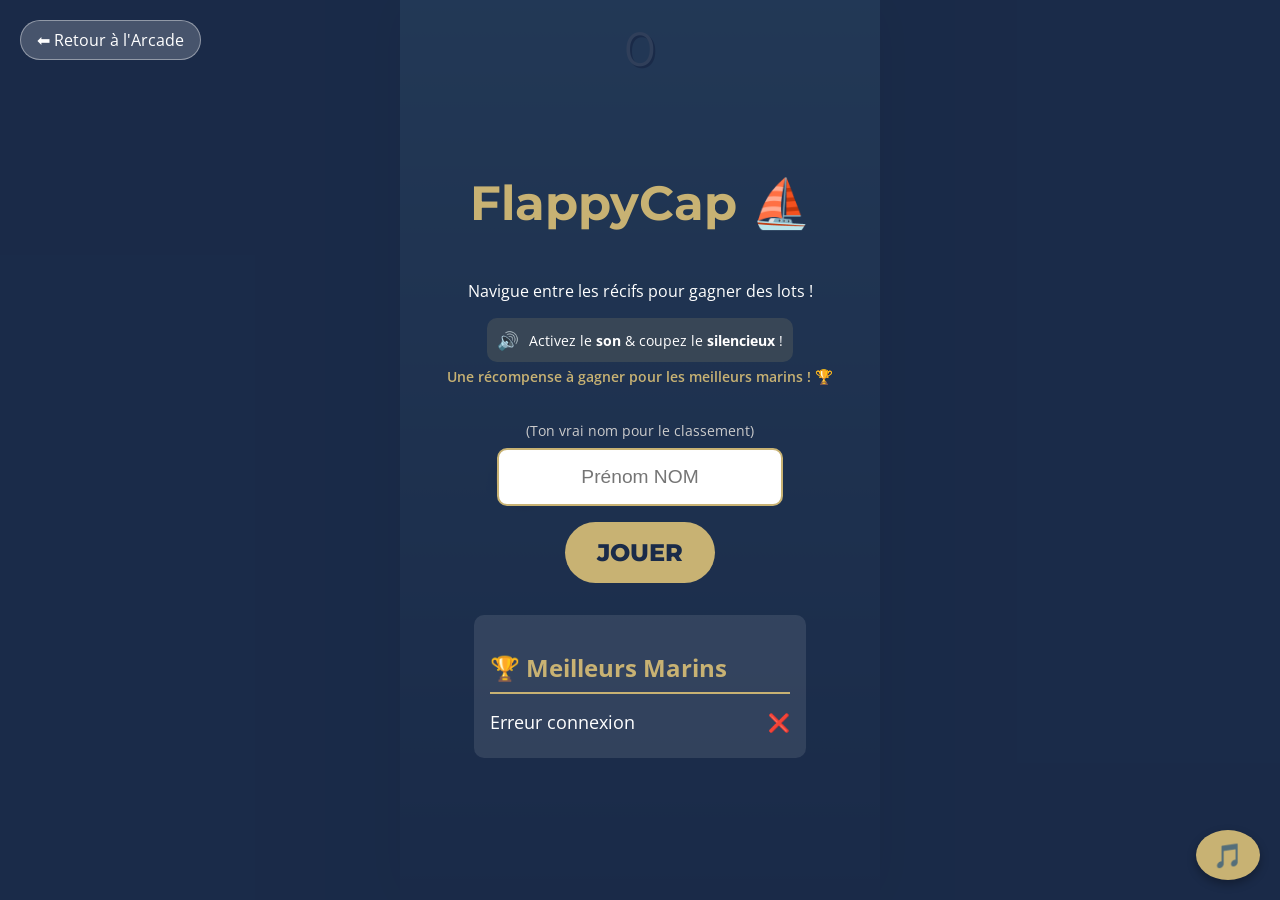
<file: game.html>
<!DOCTYPE html>
<html lang="fr">

<head>
    <meta charset="UTF-8">
    <meta name="viewport" content="width=device-width, initial-scale=1.0, maximum-scale=1.0, user-scalable=no">
    <title>FlappyCap - Cap'Icam</title>
    <link rel="preconnect" href="https://fonts.googleapis.com">
    <link rel="preconnect" href="https://fonts.gstatic.com" crossorigin>
    <link
        href="https://fonts.googleapis.com/css2?family=Montserrat:wght@400;600;800&family=Open+Sans:wght@400;600&display=swap"
        rel="stylesheet">
    <link rel="stylesheet" href="game.css?v=2">
    <link rel="icon" href="assets/logo_zoomed.jpg">
</head>

<body>

    <!-- Music Player -->
    <audio id="audio-player" src="assets/musique2.mp3" loop></audio>
    <button id="music-btn" title="Hymne Cap'Icam">🎵</button>

    <div id="game-container">
        <div id="score">0</div>
        <div id="ship"></div>
    </div>

    <!-- Start Screen -->
    <div id="start-screen">
        <a href="games.html" class="return-btn">⬅ Retour à l'Arcade</a>
        <h1>FlappyCap ⛵</h1>
        <p style="margin-bottom: 1rem;">Navigue entre les récifs pour gagner des lots !</p>

        <div class="sound-notice"
            style="margin-bottom: 5px; padding: 10px; background: rgba(200, 178, 115, 0.15); border: 1px solid var(--accent-gold); border-radius: 10px; font-size: 0.85rem; color: #fff; display: flex; align-items: center; gap: 10px; justify-content: center;">
            <span style="font-size: 1.1rem;">🔊</span>
            <span>Activez le <b>son</b> & coupez le <b>silencieux</b> !</span>
        </div>

        <div class="reward-notice"
            style="margin-bottom: 20px; font-size: 0.9rem; color: #c8b273; font-weight: 600; text-align: center;">
            <i class="fas fa-gift"></i> Une récompense à gagner pour les meilleurs marins ! 🏆
        </div>
        <p style="font-size: 0.9rem; color: #ccc; margin-bottom: 0.5rem;">(Ton vrai nom pour le classement)</p>
        <input type="text" id="playerName" placeholder="Prénom NOM" maxlength="25">
        <button onclick="startGame()">JOUER</button>

        <div id="leaderboard">
            <h2>🏆 Meilleurs Marins</h2>
            <div id="leaderboard-list">
                <!-- Scores will be injected here -->
                <div class="score-entry"><span>Chargement...</span><span></span></div>
            </div>
        </div>
    </div>

    <!-- Game Over Screen -->
    <div id="game-over-screen" style="display: none;">
        <h1>Naufrage ! 🐙</h1>
        <p id="punchline"
            style="font-style: italic; color: #c8b273; margin-bottom: 1rem; text-align: center; max-width: 80%; font-size: 1.2rem;">
        </p>
        <p style="font-size: 1.5rem; margin-bottom: 2rem;">Score: <span id="finalScore">0</span></p>
        <button onclick="resetGame()">REJOUER</button>
        <br><br>
        <a href="games.html" style="color: #c8b273; text-decoration: none;">Retour à l'Arcade</a>
    </div>

    <script src="game.js?v=2"></script>
</body>

</html>
</file>
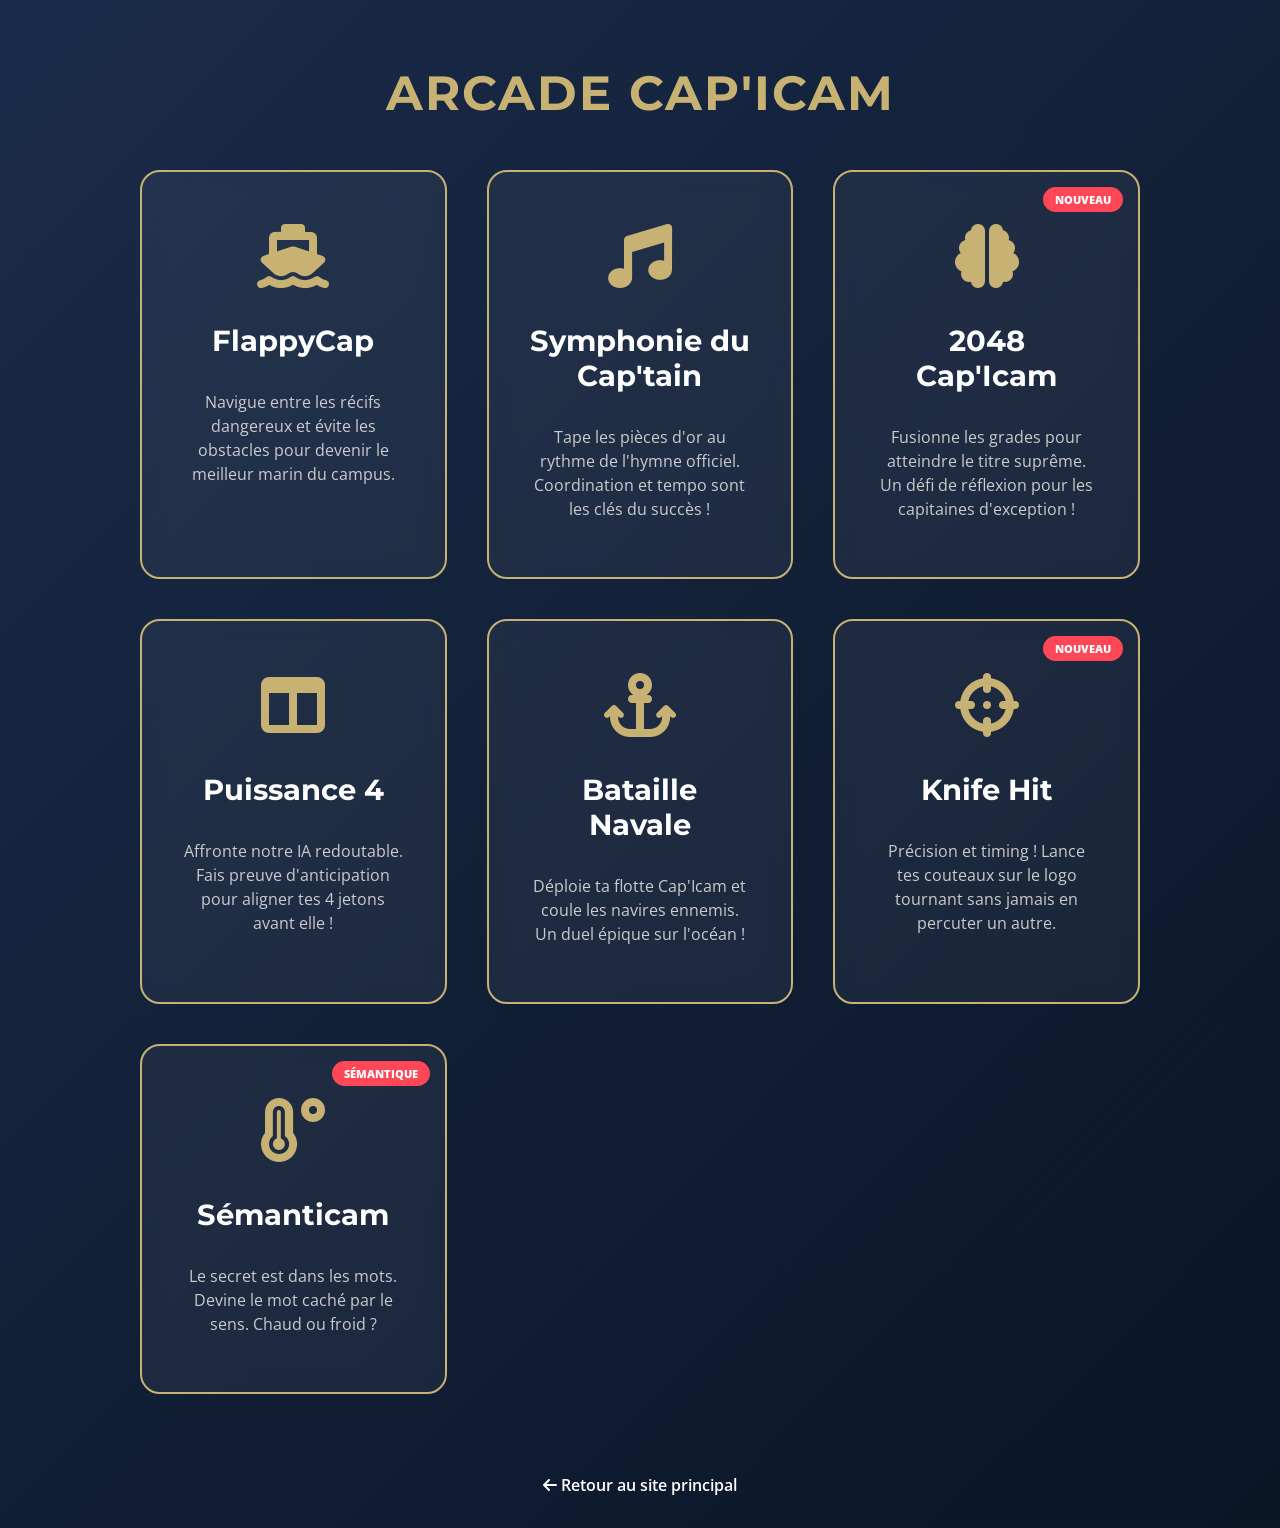
<file: games.html>
<!DOCTYPE html>
<html lang="fr">

<head>
    <meta charset="UTF-8">
    <meta name="viewport" content="width=device-width, initial-scale=1.0">
    <title>Arcade Cap'Icam - Choisissez votre défi</title>
    <link rel="preconnect" href="https://fonts.googleapis.com">
    <link rel="preconnect" href="https://fonts.gstatic.com" crossorigin>
    <link
        href="https://fonts.googleapis.com/css2?family=Montserrat:wght@400;600;800&family=Open+Sans:wght@400;600&display=swap"
        rel="stylesheet">
    <link rel="stylesheet" href="https://cdnjs.cloudflare.com/ajax/libs/font-awesome/6.0.0/css/all.min.css">
    <style>
        :root {
            --primary-blue: #1a2b49;
            --accent-gold: #c8b273;
            --sky-blue: #74b9d3;
        }

        body {
            margin: 0;
            padding: 0;
            font-family: 'Open Sans', sans-serif;
            background: linear-gradient(135deg, var(--primary-blue), #0a1526);
            color: #fff;
            min-height: 100vh;
            display: flex;
            flex-direction: column;
            align-items: center;
            justify-content: center;
        }

        .hub-container {
            width: 90%;
            max-width: 1000px;
            text-align: center;
            padding: 2rem;
        }

        h1 {
            font-family: 'Montserrat', sans-serif;
            font-size: 3rem;
            color: var(--accent-gold);
            margin-bottom: 3rem;
            text-transform: uppercase;
            letter-spacing: 2px;
        }

        .games-grid {
            display: grid;
            grid-template-columns: repeat(auto-fit, minmax(300px, 1fr));
            gap: 2.5rem;
            margin-bottom: 3rem;
        }

        .game-card {
            background: rgba(255, 255, 255, 0.05);
            border: 2px solid var(--accent-gold);
            border-radius: 20px;
            padding: 2.5rem;
            text-decoration: none;
            color: #fff;
            transition: all 0.3s ease;
            display: flex;
            flex-direction: column;
            align-items: center;
            position: relative;
            overflow: hidden;
            backdrop-filter: blur(10px);
        }

        .game-card:hover {
            transform: translateY(-10px);
            background: rgba(200, 178, 115, 0.1);
            box-shadow: 0 15px 30px rgba(0, 0, 0, 0.4);
        }

        .game-icon {
            font-size: 4rem;
            color: var(--accent-gold);
            margin-bottom: 1.5rem;
        }

        .game-card h2 {
            font-family: 'Montserrat', sans-serif;
            margin: 0 0 1rem 0;
            font-size: 1.8rem;
        }

        .game-card p {
            color: #ccc;
            font-size: 1rem;
            line-height: 1.5;
        }

        .badge {
            position: absolute;
            top: 15px;
            right: 15px;
            background: #ff4757;
            color: #fff;
            padding: 5px 12px;
            border-radius: 20px;
            font-size: 0.7rem;
            font-weight: 800;
            text-transform: uppercase;
        }

        .return-link {
            display: inline-block;
            margin-top: 2rem;
            color: #fff;
            text-decoration: none;
            font-weight: 600;
            transition: color 0.3s;
        }

        .return-link:hover {
            color: var(--accent-gold);
        }

        @media (max-width: 600px) {
            h1 {
                font-size: 2rem;
            }

            .games-grid {
                grid-template-columns: 1fr;
            }
        }
    </style>
</head>

<body>

    <div class="hub-container">
        <h1>Arcade Cap'Icam</h1>

        <div class="games-grid">
            <!-- Game 1: Flappy -->
            <a href="game.html" class="game-card">
                <div class="game-icon"><i class="fas fa-ship"></i></div>
                <h2>FlappyCap</h2>
                <p>Navigue entre les récifs dangereux et évite les obstacles pour devenir le meilleur marin du campus.
                </p>
            </a>

            <!-- Game 2: Rythme -->
            <a href="rythme.html" class="game-card">
                <div class="game-icon"><i class="fas fa-music"></i></div>
                <h2>Symphonie du Cap'tain</h2>
                <p>Tape les pièces d'or au rythme de l'hymne officiel. Coordination et tempo sont les clés du succès !
                </p>
            </a>

            <!-- Game 3: 2048 -->
            <a href="puzzle.html" class="game-card">
                <div class="badge">Nouveau</div>
                <div class="game-icon"><i class="fas fa-brain"></i></div>
                <h2>2048 Cap'Icam</h2>
                <p>Fusionne les grades pour atteindre le titre suprême. Un défi de réflexion pour les capitaines d'exception !</p>
            </a>

            <!-- Game 4: Puissance 4 -->
            <a href="puissance4.html" class="game-card">
                <div class="game-icon"><i class="fas fa-table-columns"></i></div>
                <h2>Puissance 4</h2>
                <p>Affronte notre IA redoutable. Fais preuve d'anticipation pour aligner tes 4 jetons avant elle !</p>
            </a>

            <!-- Game 5: Bataille Navale -->
            <a href="bataille_navale.html" class="game-card">
                <div class="game-icon"><i class="fas fa-anchor"></i></div>
                <h2>Bataille Navale</h2>
                <p>Déploie ta flotte Cap'Icam et coule les navires ennemis. Un duel épique sur l'océan !</p>
            </a>

            <!-- Game 6: Knife Hit -->
            <a href="knifethrower.html" class="game-card">
                <div class="badge">Nouveau</div>
                <div class="game-icon"><i class="fas fa-crosshairs"></i></div>
                <h2>Knife Hit</h2>
                <p>Précision et timing ! Lance tes couteaux sur le logo tournant sans jamais en percuter un autre.</p>
            </a>

            <!-- Game 7: Sémanticam -->
            <a href="semanticam.html" class="game-card">
                <div class="badge">Sémantique</div>
                <div class="game-icon"><i class="fas fa-temperature-high"></i></div>
                <h2>Sémanticam</h2>
                <p>Le secret est dans les mots. Devine le mot caché par le sens. Chaud ou froid ?</p>
            </a>
        </div>

        <a href="index.html" class="return-link"><i class="fas fa-arrow-left"></i> Retour au site principal</a>
    </div>

</body>

</html>
</file>
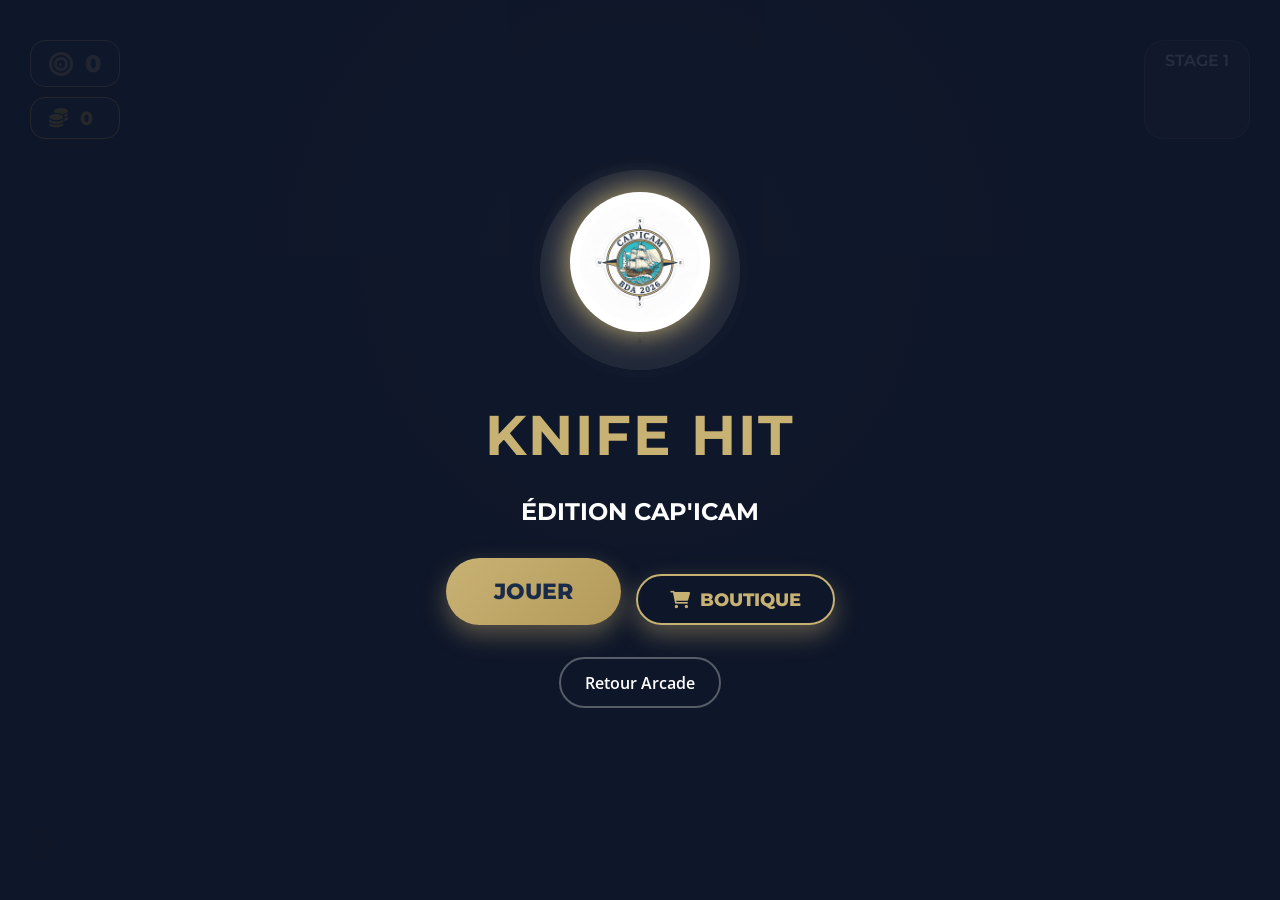
<file: knifethrower.html>
<!DOCTYPE html>
<html lang="fr">
<head>
    <meta charset="UTF-8">
    <meta name="viewport" content="width=device-width, initial-scale=1.0, maximum-scale=1.0, user-scalable=no">
    <title>Cap'Icam Knife Hit 🎯</title>
    <link rel="preconnect" href="https://fonts.googleapis.com">
    <link rel="preconnect" href="https://fonts.gstatic.com" crossorigin>
    <link href="https://fonts.googleapis.com/css2?family=Montserrat:wght@400;600;800&family=Open+Sans:wght@400;600&display=swap" rel="stylesheet">
    <link rel="stylesheet" href="https://cdnjs.cloudflare.com/ajax/libs/font-awesome/6.0.0/css/all.min.css">
    <link rel="icon" href="assets/logo_zoomed.jpg">
    <style>
        :root {
            --primary-blue: #1a2b49;
            --accent-gold: #c8b273;
            --bg-dark: #0f172a;
            --danger: #ef4444;
        }

        body {
            margin: 0;
            padding: 0;
            background: var(--bg-dark);
            color: white;
            font-family: 'Open Sans', sans-serif;
            overflow: hidden;
            height: 100vh;
            width: 100vw;
            touch-action: none;
            display: flex;
            flex-direction: column;
            align-items: center;
        }

        #game-container {
            position: relative;
            width: 100%;
            height: 100%;
            display: flex;
            flex-direction: column;
            justify-content: center;
            align-items: center;
        }

        canvas {
            display: block;
            touch-action: none;
        }

        .ui-panel {
            position: absolute;
            top: 40px;
            width: 100%;
            display: flex;
            justify-content: space-between;
            padding: 0 30px;
            box-sizing: border-box;
            pointer-events: none;
            z-index: 10;
        }

        .left-ui { display: flex; flex-direction: column; gap: 10px; }

        .score-box, .coin-box {
            background: rgba(26, 43, 73, 0.6);
            backdrop-filter: blur(10px);
            padding: 8px 18px;
            border-radius: 15px;
            border: 1px solid var(--accent-gold);
            font-family: 'Montserrat', sans-serif;
            font-weight: 800;
            font-size: 1.5rem;
            color: var(--accent-gold);
            display: flex;
            align-items: center;
            gap: 12px;
            box-shadow: 0 8px 25px rgba(0,0,0,0.3);
            pointer-events: auto;
        }

        .coin-box {
            font-size: 1.2rem;
            color: #fbbf24;
            border-color: #fbbf24;
        }

        .level-box {
            background: rgba(255, 255, 255, 0.1);
            backdrop-filter: blur(10px);
            padding: 10px 20px;
            border-radius: 20px;
            font-family: 'Montserrat', sans-serif;
            font-weight: 600;
            color: white;
            border: 1px solid rgba(255,255,255,0.2);
        }

        .knife-count {
            position: absolute;
            bottom: 40px;
            left: 30px;
            display: flex;
            flex-direction: column-reverse;
            gap: 12px;
            background: rgba(0, 0, 0, 0.2);
            padding: 15px 10px;
            border-radius: 20px;
            border: 1px solid rgba(255, 255, 255, 0.05);
        }

        .knife-icon {
            width: 10px;
            height: 30px;
            background: rgba(255, 255, 255, 0.1);
            border-radius: 2px;
            transition: all 0.4s cubic-bezier(0.4, 0, 0.2, 1);
            position: relative;
            filter: grayscale(1);
        }

        .knife-icon.active {
            filter: grayscale(0);
            background: linear-gradient(to top, #451a03, #c8b273 40%, #ffffff 40%);
            box-shadow: 0 0 15px rgba(200, 178, 115, 0.4);
            transform: scale(1.1);
        }

        .knife-icon::before {
            content: '';
            position: absolute;
            top: -5px;
            left: 50%;
            transform: translateX(-50%);
            width: 0;
            height: 0;
            border-left: 5px solid transparent;
            border-right: 5px solid transparent;
            border-bottom: 5px solid rgba(255, 255, 255, 0.1);
            transition: inherit;
        }

        .knife-icon.active::before {
            border-bottom-color: #ffffff;
        }

        .overlay {
            position: absolute;
            top: 0;
            left: 0;
            width: 100%;
            height: 100%;
            background: rgba(15, 23, 42, 0.9);
            display: flex;
            flex-direction: column;
            justify-content: center;
            align-items: center;
            z-index: 100;
            text-align: center;
            padding: 30px;
            box-sizing: border-box;
        }

        .overlay h1 {
            font-family: 'Montserrat', sans-serif;
            font-size: 3.5rem;
            color: var(--accent-gold);
            margin-bottom: 0.5rem;
            text-transform: uppercase;
            letter-spacing: 2px;
        }

        .overlay p {
            font-size: 1.2rem;
            margin-bottom: 2.5rem;
            max-width: 500px;
            line-height: 1.6;
        }

        button {
            background: linear-gradient(135deg, var(--accent-gold), #b39a5b);
            color: var(--primary-blue);
            border: none;
            padding: 1.2rem 3rem;
            border-radius: 50px;
            font-weight: 800;
            font-size: 1.4rem;
            font-family: 'Montserrat', sans-serif;
            cursor: pointer;
            transition: all 0.3s cubic-bezier(0.175, 0.885, 0.32, 1.275);
            text-transform: uppercase;
            box-shadow: 0 10px 25px rgba(200, 178, 115, 0.4);
        }

        button:hover {
            transform: translateY(-5px) scale(1.05);
            box-shadow: 0 15px 35px rgba(200, 178, 115, 0.6);
        }

        .return-btn {
            background: transparent;
            color: white;
            border: 2px solid rgba(255,255,255,0.3);
            padding: 0.8rem 1.5rem;
            margin-top: 2rem;
            font-size: 1rem;
            text-decoration: none;
            border-radius: 30px;
            font-weight: 600;
            transition: all 0.3s;
        }

        .return-btn:hover {
            background: rgba(255,255,255,0.1);
            border-color: white;
        }

        #shop-screen {
            display: none;
            background: rgba(15, 23, 42, 0.95);
        }

        .shop-grid {
            display: grid;
            grid-template-columns: repeat(3, 1fr);
            gap: 20px;
            margin-top: 20px;
            max-height: 60vh;
            overflow-y: auto;
            padding: 20px;
            width: 100%;
            max-width: 600px;
        }

        .skin-card {
            background: rgba(255,255,255,0.05);
            border: 2px solid rgba(255,255,255,0.1);
            border-radius: 20px;
            padding: 20px;
            display: flex;
            flex-direction: column;
            align-items: center;
            cursor: pointer;
            transition: all 0.3s;
            position: relative;
        }

        .skin-card:hover {
            background: rgba(255,255,255,0.1);
            transform: translateY(-5px);
        }

        .skin-card.selected {
            border-color: var(--accent-gold);
            background: rgba(200, 178, 115, 0.1);
        }

        .skin-card.locked {
            opacity: 0.6;
        }

        .skin-card.locked::after {
            content: '\f023';
            font-family: 'Font Awesome 6 Free';
            font-weight: 900;
            position: absolute;
            top: 10px;
            right: 10px;
            color: #64748b;
        }

        .skin-preview {
            width: 30px;
            height: 60px;
            margin-bottom: 15px;
            position: relative;
        }

        .skin-price {
            margin-top: 10px;
            font-weight: 800;
            color: #fbbf24;
            display: flex;
            align-items: center;
            gap: 5px;
        }

        .btn-shop {
            background: transparent;
            border: 2px solid var(--accent-gold);
            color: var(--accent-gold);
            padding: 0.8rem 2rem;
            margin-top: 1rem;
            font-size: 1.1rem;
            border-radius: 30px;
            display: flex;
            align-items: center;
            gap: 10px;
        }

        #game-over-screen {
            display: none;
        }
        
        #victory-screen {
            display: none;
        }

        @keyframes pulse-gold {
            0% { transform: scale(1); opacity: 0.8; }
            100% { transform: scale(1.1); opacity: 1; }
        }

        .stage-indicator {
            position: absolute;
            top: 100px;
            font-family: 'Montserrat', sans-serif;
            font-size: 1.2rem;
            color: rgba(255,255,255,0.5);
        }
    </style>
</head>
<body>

    <div id="game-container">
        <div class="ui-panel">
            <div class="left-ui">
                <div class="score-box">
                    <i class="fas fa-bullseye"></i> <span id="score-val">0</span>
                </div>
                <div class="coin-box">
                    <i class="fas fa-coins"></i> <span id="coin-val">0</span>
                </div>
            </div>
            <div class="level-box">
                STAGE <span id="stage-val">1</span>
            </div>
        </div>

        <div class="knife-count" id="knife-stack">
            <!-- Dynamically filled -->
        </div>

        <canvas id="gameCanvas"></canvas>

        <!-- Start Screen -->
        <div id="start-screen" class="overlay">
            <div style="width: 120px; height: 120px; background: white; border-radius: 50%; padding: 10px; margin-bottom: 2rem; box-shadow: 0 0 30px var(--accent-gold);">
                <img src="assets/logo.jpg" style="width: 100%; height: 100%; border-radius: 50%; object-fit: cover;" alt="Cap'Icam">
            </div>
            <h1>KNIFE HIT</h1>
            <h2 style="color: white; font-family: 'Montserrat'; margin-bottom: 2rem;">ÉDITION CAP'ICAM</h2>
            <div style="display: flex; gap: 15px; flex-wrap: wrap; justify-content: center;">
                <button onclick="startGame()">Jouer</button>
                <button class="btn-shop" onclick="openShop()"><i class="fas fa-shopping-cart"></i> Boutique</button>
            </div>
            <a href="games.html" class="return-btn">Retour Arcade</a>
        </div>

        <!-- Shop Screen -->
        <div id="shop-screen" class="overlay">
            <h1>LA BOUTIQUE</h1>
            <p>Collectionne les couteaux légendaires avec tes pièces d'or.</p>
            <div class="coin-box" style="margin-bottom: 20px;">
                <i class="fas fa-coins"></i> <span id="shop-coin-val">0</span>
            </div>
            
            <div class="shop-grid" id="shop-grid">
                <!-- Dynamically filled -->
            </div>

            <button onclick="closeShop()" style="margin-top: 30px; background: #64748b; font-size: 1rem; padding: 0.8rem 2rem;">Retour</button>
        </div>

        <!-- Game Over Screen -->
        <div id="game-over-screen" class="overlay">
            <h1 style="color: var(--danger);">ÉCHEC !</h1>
            <div style="font-size: 3rem; margin-bottom: 1rem;" id="final-score-val">0</div>
            <p>Ton couteau a percuté un autre ! Précision, timing, maîtrise... Recommence pour l'honneur de l'Icam.</p>
            <button onclick="restartGame()">Réessayer</button>
            <a href="games.html" class="return-btn">Quitter l'Arène</a>
        </div>
    </div>

    <script src="knifethrower.js"></script>
</body>
</html>
</file>
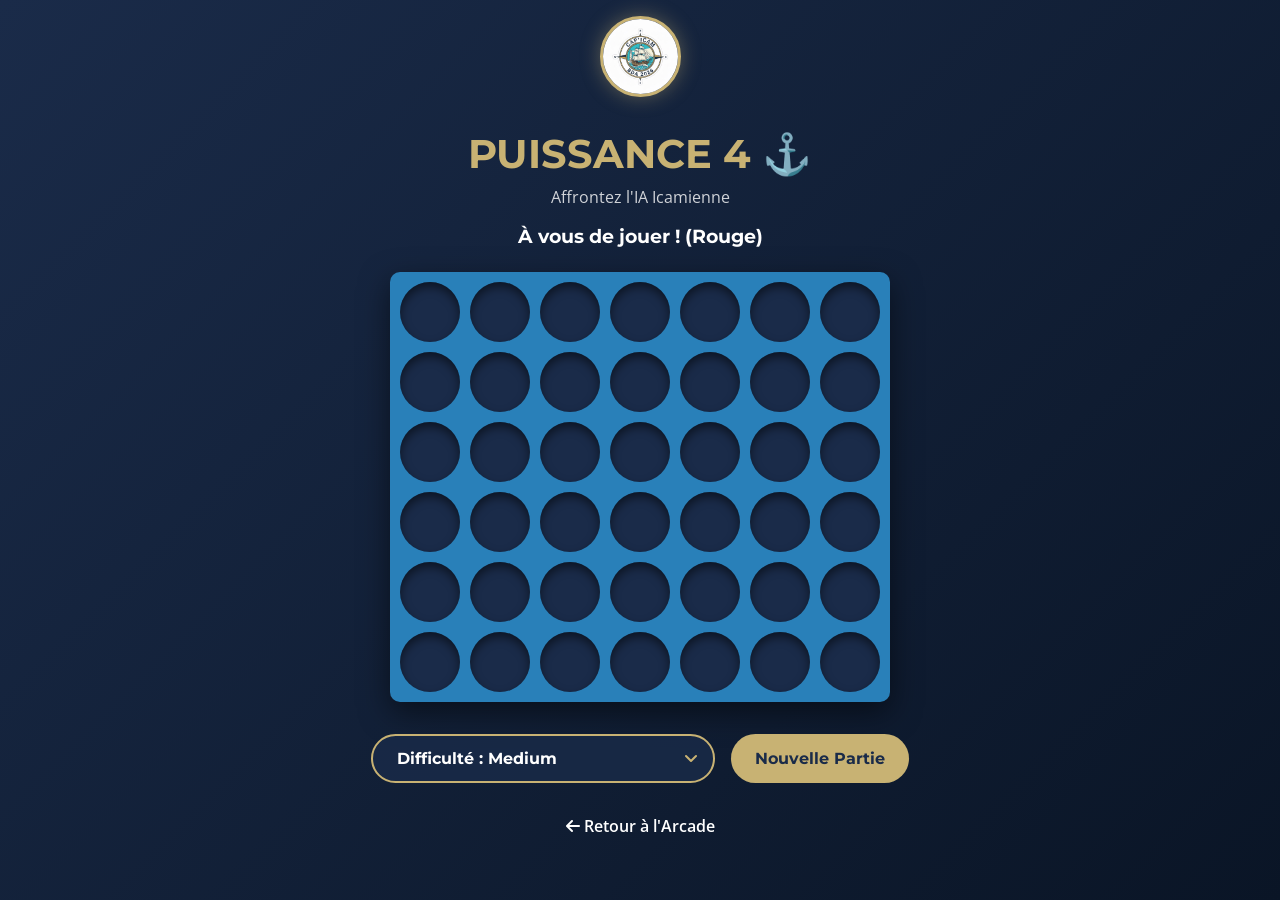
<file: puissance4.html>
<!DOCTYPE html>
<html lang="fr">
<head>
    <meta charset="UTF-8">
    <meta name="viewport" content="width=device-width, initial-scale=1.0">
    <title>Puissance 4 - Cap'Icam</title>
    <link href="https://fonts.googleapis.com/css2?family=Montserrat:wght@400;600;800&family=Open+Sans:wght@400;600&display=swap" rel="stylesheet">
    <link rel="stylesheet" href="https://cdnjs.cloudflare.com/ajax/libs/font-awesome/6.0.0/css/all.min.css">
    <link rel="icon" href="assets/logo_zoomed.jpg">
    <style>
        :root {
            --primary-blue: #1a2b49;
            --accent-gold: #c8b273;
            --sky-blue: #74b9d3;
            --board-blue: #2980b9;
            --p1-color: #e74c3c; /* Red */
            --p2-color: #f1c40f; /* Yellow */
        }

        body {
            margin: 0;
            padding: 0;
            font-family: 'Open Sans', sans-serif;
            background: linear-gradient(135deg, var(--primary-blue), #0a1526);
            color: #fff;
            min-height: 100vh;
            display: flex;
            flex-direction: column;
            align-items: center;
        }

        .header {
            margin-top: 2rem;
            text-align: center;
            margin-bottom: 1rem;
        }

        h1 {
            font-family: 'Montserrat', sans-serif;
            font-size: 2.5rem;
            color: var(--accent-gold);
            margin: 0 0 0.5rem 0;
            text-transform: uppercase;
        }
        
        .header p {
            margin: 0;
            opacity: 0.8;
        }

        .controls {
            margin-bottom: 2rem;
            display: flex;
            gap: 1rem;
            justify-content: center;
        }

        button {
            background: var(--accent-gold);
            color: var(--primary-blue);
            border: none;
            padding: 0.8rem 1.5rem;
            border-radius: 30px;
            font-weight: bold;
            font-size: 1rem;
            cursor: pointer;
            transition: transform 0.2s, box-shadow 0.2s;
            font-family: 'Montserrat', sans-serif;
        }

        button:hover {
            transform: translateY(-2px);
            box-shadow: 0 5px 15px rgba(200, 178, 115, 0.4);
        }

        .difficulty-select {
            background: rgba(26, 43, 73, 0.8);
            color: #fff;
            border: 2px solid var(--accent-gold);
            padding: 0.8rem 1.5rem;
            border-radius: 30px;
            font-weight: bold;
            font-size: 1rem;
            cursor: pointer;
            font-family: 'Montserrat', sans-serif;
            outline: none;
            appearance: none;
            -webkit-appearance: none;
            background-image: url("data:image/svg+xml;charset=UTF-8,%3Csvg%20xmlns%3D%22http%3A%2F%2Fwww.w3.org%2F2000%2Fsvg%22%20width%3D%2212%22%20height%3D%2212%22%20viewBox%3D%220%200%2012%2012%22%3E%3Cpath%20fill%3D%22%23c8b273%22%20d%3D%22M10.293%203.293L6%207.586%201.707%203.293A1%201%200%2000.293%204.707l5%205a1%201%200%20001.414%200l5-5a1%201%200%2010-1.414-1.414z%22%2F%3E%3C%2Fsvg%3E");
            background-repeat: no-repeat;
            background-position: right 1rem center;
            padding-right: 2.5rem;
        }

        .difficulty-select:hover {
            border-color: #fff;
        }

        .difficulty-select option {
            background: var(--primary-blue);
            color: #fff;
        }

        .status {
            font-size: 1.2rem;
            font-weight: bold;
            height: 2rem;
            margin-bottom: 1rem;
            text-align: center;
            font-family: 'Montserrat', sans-serif;
        }

        #board {
            background: var(--board-blue);
            padding: 10px;
            border-radius: 10px;
            display: grid;
            grid-template-columns: repeat(7, 60px);
            grid-template-rows: repeat(6, 60px);
            gap: 10px;
            box-shadow: 0 10px 30px rgba(0,0,0,0.5);
            margin-bottom: 2rem;
        }

        .cell {
            width: 60px;
            height: 60px;
            background: #1a2b49;
            border-radius: 50%;
            cursor: pointer;
            box-shadow: inset 0 5px 10px rgba(0,0,0,0.5);
            transition: background 0.3s;
        }

        .rotating-logo {
            width: 75px;
            height: 75px;
            border-radius: 50%;
            border: 3px solid var(--accent-gold);
            margin-top: 1rem;
            animation: rotate-slow 15s linear infinite;
            box-shadow: 0 0 20px rgba(200, 178, 115, 0.4);
            object-fit: cover;
            background: white;
        }

        @keyframes rotate-slow {
            from { transform: rotate(0deg); }
            to { transform: rotate(360deg); }
        }

        .cell.hover-p1 {
            background-image: url('assets/logo.jpg');
            background-size: cover;
            background-position: center;
            opacity: 0.5;
        }

        .cell.p1 {
            background-image: url('assets/logo.jpg');
            background-size: cover;
            background-position: center;
            box-shadow: 0 4px 8px rgba(0,0,0,0.5);
            opacity: 1; /* Reset opacity from hover if any */
        }

        .cell.p2 {
            background-image: url('assets/atlanticam_logo.png');
            background-size: cover;
            background-position: center;
            box-shadow: 0 4px 8px rgba(0,0,0,0.5);
        }

        .return-link {
            color: #fff;
            text-decoration: none;
            font-weight: 600;
            transition: color 0.3s;
            margin-bottom: 2rem;
        }

        .return-link:hover {
            color: var(--accent-gold);
        }

        @media (max-width: 600px) {
            h1 {
                font-size: 1.8rem;
            }
            #board {
                grid-template-columns: repeat(7, 40px);
                grid-template-rows: repeat(6, 40px);
                gap: 5px;
                padding: 8px;
            }
            .cell {
                width: 40px;
                height: 40px;
            }
            .controls {
                flex-direction: column;
                align-items: center;
                gap: 0.8rem;
                width: 90%;
            }
            button, .difficulty-select {
                width: 100%;
                max-width: 280px;
                font-size: 0.9rem;
                padding: 0.7rem 1rem;
            }
        }

        /* Loss Animation & Overlay */
        #lose-overlay {
            position: fixed;
            top: 0;
            left: 0;
            width: 100%;
            height: 100%;
            background: rgba(0, 0, 0, 0.85);
            display: flex;
            justify-content: center;
            align-items: center;
            z-index: 1000;
            opacity: 0;
            transition: opacity 0.5s ease;
            pointer-events: none;
        }

        #lose-overlay.show {
            opacity: 1;
            pointer-events: auto;
        }

        .lose-content {
            background: var(--primary-blue);
            padding: 3rem;
            border-radius: 20px;
            border: 3px solid var(--accent-gold);
            text-align: center;
            max-width: 400px;
            transform: scale(0.5);
            transition: transform 0.5s cubic-bezier(0.175, 0.885, 0.32, 1.275);
            box-shadow: 0 0 50px rgba(200, 178, 115, 0.3);
        }

        #lose-overlay.show .lose-content {
            transform: scale(1);
        }

        .lose-title {
            color: var(--accent-gold);
            font-size: 3rem;
            margin-bottom: 1rem;
            font-family: 'Montserrat', sans-serif;
        }

        .funny-face {
            font-size: 5rem;
            margin: 1.5rem 0;
            animation: bounce 0.8s infinite alternate;
            display: inline-block;
        }

        @keyframes bounce {
            from { transform: translateY(0); }
            to { transform: translateY(-20px); }
        }

        .lose-shake {
            animation: shake 0.5s ease-in-out;
        }

        @keyframes shake {
            0%, 100% { transform: translateX(0); }
            10%, 30%, 50%, 70%, 90% { transform: translateX(-10px); }
            20%, 40%, 60%, 80% { transform: translateX(10px); }
        }

        .lose-content button {
            margin-top: 2rem;
            width: 100%;
        }

        /* Win Animation & Overlay */
        #win-overlay {
            position: fixed;
            top: 0;
            left: 0;
            width: 100%;
            height: 100%;
            background: rgba(26, 43, 73, 0.9);
            display: flex;
            justify-content: center;
            align-items: center;
            z-index: 1001;
            opacity: 0;
            transition: opacity 0.5s ease;
            pointer-events: none;
            overflow: hidden;
        }

        #win-overlay.show {
            opacity: 1;
            pointer-events: auto;
        }

        .win-content {
            background: #fff;
            padding: 3rem;
            border-radius: 20px;
            border: 4px solid var(--accent-gold);
            text-align: center;
            max-width: 450px;
            transform: scale(0.5) rotate(-10deg);
            transition: transform 0.6s cubic-bezier(0.175, 0.885, 0.32, 1.275);
            box-shadow: 0 0 50px rgba(200, 178, 115, 0.6);
            color: var(--primary-blue);
            position: relative;
            z-index: 10;
        }

        #win-overlay.show .win-content {
            transform: scale(1) rotate(0deg);
        }

        .win-title {
            color: var(--primary-blue);
            font-size: 3.5rem;
            margin-bottom: 0.5rem;
            font-family: 'Montserrat', sans-serif;
            font-weight: 800;
        }

        .win-icon {
            font-size: 5rem;
            margin: 1rem 0;
            animation: celebrate 0.5s infinite alternate;
            display: inline-block;
        }

        @keyframes celebrate {
            from { transform: scale(1) rotate(-10deg); }
            to { transform: scale(1.2) rotate(10deg); }
        }

        .win-content button {
            margin-top: 2rem;
            width: 100%;
            background: var(--primary-blue);
            color: #fff;
        }

        .confetti {
            position: absolute;
            width: 10px;
            height: 10px;
            background: var(--accent-gold);
            top: -10px;
            border-radius: 2px;
            animation: fall linear forwards;
        }

        @keyframes fall {
            to {
                transform: translateY(100vh) rotate(360deg);
            }
        }
    </style>
</head>
<body>

    <img src="assets/logo.jpg" class="rotating-logo" alt="Logo Cap'Icam">

    <div class="header">
        <h1>Puissance 4 ⚓</h1>
        <p>Affrontez l'IA <span id="ia-name">Atlanticam</span></p>
    </div>

    <div class="status" id="status">À vous de jouer !</div>

    <div id="board"></div>

    <div class="controls">
        <select id="difficulty" class="difficulty-select">
            <option value="medium" selected>Difficulté : Medium</option>
            <option value="hardcore">Difficulté : Hardcore (IA Actuelle)</option>
        </select>
        <button id="restart-btn">Nouvelle Partie</button>
    </div>

    <a href="games.html" class="return-link"><i class="fas fa-arrow-left"></i> Retour à l'Arcade</a>

    <script src="puissance4.js"></script>
</body>
</html>
</file>
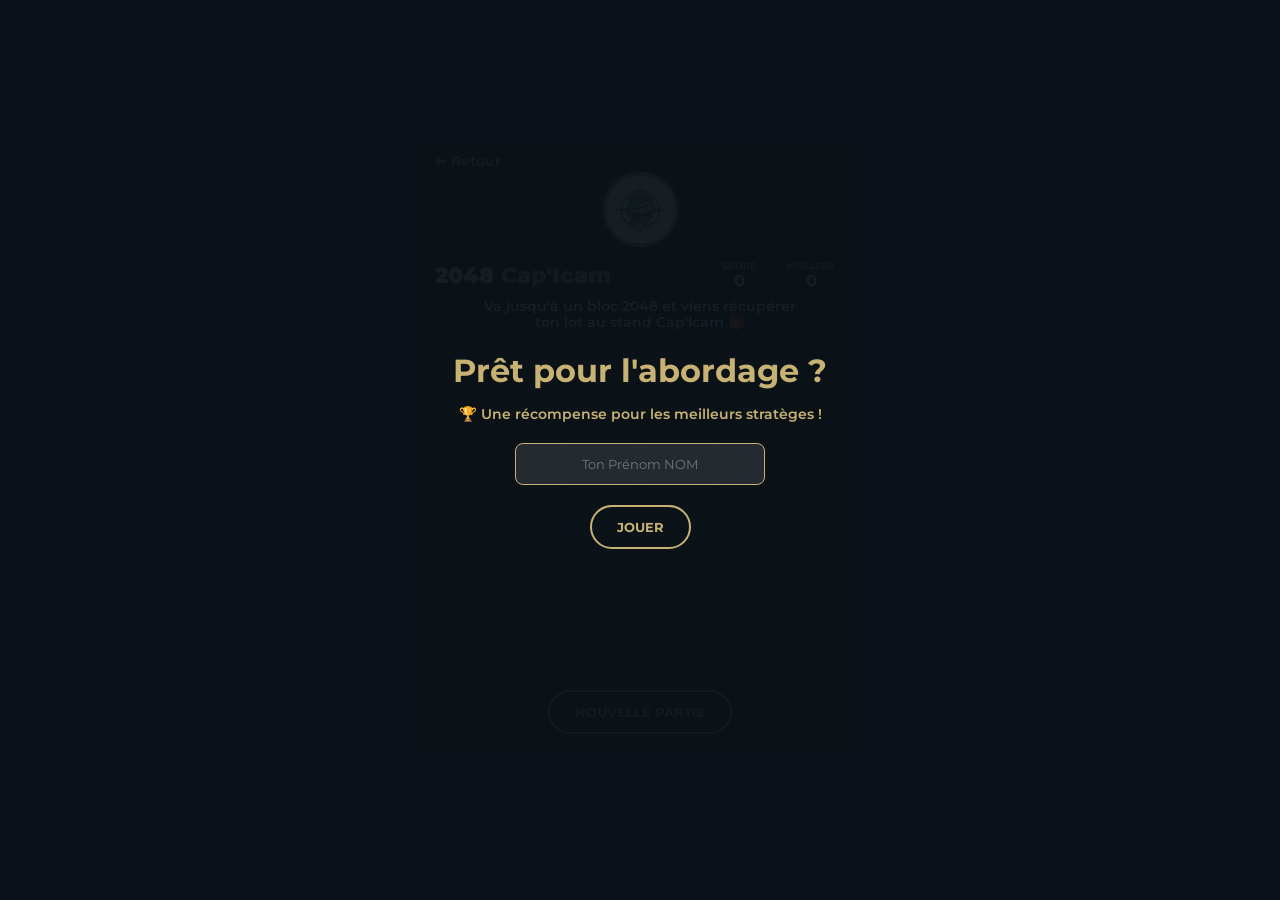
<file: puzzle.html>
<!DOCTYPE html>
<html lang="fr">

<head>
    <meta charset="UTF-8">
    <meta name="viewport" content="width=device-width, initial-scale=1.0, maximum-scale=1.0, user-scalable=no">
    <title>2048 Cap'Icam ⚓</title>
    <link rel="stylesheet" href="puzzle.css?v=1.1">
    <link rel="stylesheet" href="https://cdnjs.cloudflare.com/ajax/libs/font-awesome/6.0.0/css/all.min.css">
    <link href="https://fonts.googleapis.com/css2?family=Montserrat:wght@400;700;900&display=swap" rel="stylesheet">
</head>

<body>
    <div id="game-container">
        <a href="games.html" class="return-btn">⬅ Retour</a>

        <img src="assets/logo.jpg" class="rotating-logo" alt="Logo Cap'Icam" width="75" height="75">

        <div class="header">
            <h1>2048 <span class="gold">Cap'Icam</span></h1>
            <div class="scores-container">
                <div class="score-box">
                    <div class="label">SCORE</div>
                    <div id="score">0</div>
                </div>
                <div class="score-box">
                    <div class="label">MEILLEUR</div>
                    <div id="best-score">0</div>
                </div>
            </div>
        </div>

        <p class="tagline">Va jusqu'à un bloc 2048 et viens récupérer ton lot au stand Cap'Icam 🎁</p>

        <div id="grid-container">
            <!-- La grille sera générée ici -->
            <div class="grid-cell"></div>
            <div class="grid-cell"></div>
            <div class="grid-cell"></div>
            <div class="grid-cell"></div>
            <div class="grid-cell"></div>
            <div class="grid-cell"></div>
            <div class="grid-cell"></div>
            <div class="grid-cell"></div>
            <div class="grid-cell"></div>
            <div class="grid-cell"></div>
            <div class="grid-cell"></div>
            <div class="grid-cell"></div>
            <div class="grid-cell"></div>
            <div class="grid-cell"></div>
            <div class="grid-cell"></div>
            <div class="grid-cell"></div>

            <div id="tile-container"></div>
        </div>

        <div class="controls">
            <button id="restart-btn" onclick="initGame()">NOUVELLE PARTIE</button>
        </div>

        <!-- Start Screen Overlay -->
        <div id="start-screen">
            <h2>Prêt pour l'abordage ?</h2>
            <div class="reward-notice"
                style="margin-bottom: 20px; font-size: 0.9rem; color: #c8b273; font-weight: 600;">
                🏆 Une récompense pour les meilleurs stratèges !
            </div>
            <input type="text" id="playerName" placeholder="Ton Prénom NOM" maxlength="25">
            <button onclick="startGame()">JOUER</button>
        </div>

        <!-- Game Over Overlay -->
        <div id="game-over-screen" style="display: none;">
            <h2 id="end-message">NAUFRAGE !</h2>
            <p>Score Final : <span id="final-score">0</span></p>
            <p id="end-punchline" style="font-style: italic; color: #ccc; margin: 15px 0; font-size: 0.9rem;"></p>
            <button onclick="initGame()">REESSAYER</button>
            <br>
            <a href="games.html"
                style="color: #c8b273; text-decoration: none; margin-top: 15px; display: inline-block;">Quitter
                l'arcade</a>
        </div>
    </div>

    <script src="puzzle.js"></script>
</body>

</html>
</file>
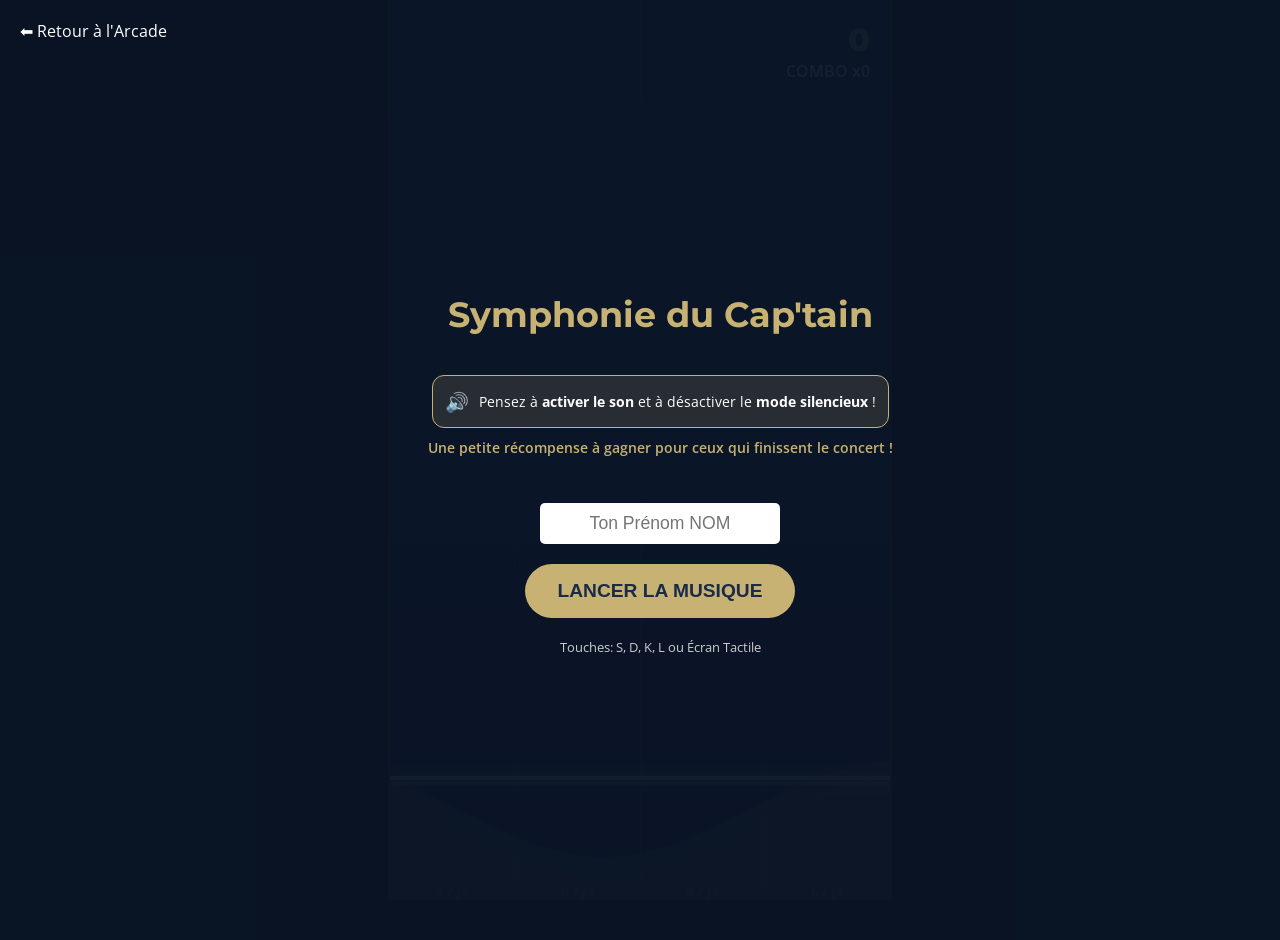
<file: rythme.html>
<!DOCTYPE html>
<html lang="fr">

<head>
    <meta charset="UTF-8">
    <meta name="viewport" content="width=device-width, initial-scale=1.0, maximum-scale=1.0, user-scalable=no">
    <title>Symphonie du Cap'tain - Cap'Icam</title>
    <link rel="preconnect" href="https://fonts.googleapis.com">
    <link rel="preconnect" href="https://fonts.gstatic.com" crossorigin>
    <link
        href="https://fonts.googleapis.com/css2?family=Montserrat:wght@400;600;800&family=Open+Sans:wght@400;600&display=swap"
        rel="stylesheet">
    <link rel="stylesheet" href="rythme.css">
    <link rel="icon" href="assets/logo_zoomed.jpg">
</head>

<body>

    <div id="game-container">
        <!-- Tracks -->
        <div class="tracks-container">
            <div class="track" id="track-0"></div>
            <div class="track" id="track-1"></div>
            <div class="track" id="track-2"></div>
            <div class="track" id="track-3"></div>
        </div>

        <!-- Hit Line (Target) -->
        <div class="hit-line"></div>

        <!-- Touch Zones (Full screen tactile areas) -->
        <div class="touch-zones">
            <div class="touch-zone"><span>S / J1</span></div>
            <div class="touch-zone"><span>D / J2</span></div>
            <div class="touch-zone"><span>K / J3</span></div>
            <div class="touch-zone"><span>L / J4</span></div>
        </div>

        <!-- Score & UI -->
        <div id="score-display">0</div>
        <div id="combo-display"></div>

        <!-- Music Progress Bar -->
        <div class="progress-bar-container">
            <div class="progress-bar-fill" id="progress-bar"></div>
        </div>

        <div id="combo-display">COMBO x0</div>

        <audio id="audio-player" src="assets/musique2.mp3"></audio>

        <!-- Dynamic Waves Background -->
        <div class="game-waves">
            <svg class="waves" xmlns="http://www.w3.org/2000/svg" viewBox="0 24 150 28" preserveAspectRatio="none">
                <defs>
                    <path id="gentle-wave"
                        d="M-160 44c30 0 58-18 88-18s 58 18 88 18 58-18 88-18 58 18 88 18 v44h-352z" />
                </defs>
                <g class="parallax">
                    <use xlink:href="#gentle-wave" x="48" y="0" fill="rgba(200, 178, 115, 0.2)" />
                    <use xlink:href="#gentle-wave" x="48" y="3" fill="rgba(200, 178, 115, 0.1)" />
                </g>
            </svg>
        </div>
    </div>

    <!-- Start Screen -->
    <div id="start-screen">
        <a href="games.html" class="return-btn">⬅ Retour à l'Arcade</a>
        <h1>Symphonie du Cap'tain</h1>

        <div class="sound-notice"
            style="margin: 15px auto 10px auto; padding: 12px; background: rgba(200, 178, 115, 0.15); border: 1px solid var(--accent-gold); border-radius: 12px; font-size: 0.9rem; color: #fff; display: flex; align-items: center; gap: 10px; justify-content: center; max-width: 90%;">
            <span style="font-size: 1.2rem;">🔊</span>
            <span style="text-align: left;">Pensez à <b>activer le son</b> et à désactiver le <b>mode silencieux</b>
                !</span>
        </div>

        <div class="reward-notice"
            style="margin: 0 auto 25px auto; font-size: 0.9rem; color: #c8b273; font-weight: 600; max-width: 85%; line-height: 1.4;">
            Une petite récompense à gagner pour ceux qui finissent le concert !
        </div>
        <div style="margin: 20px 0;">
            <input type="text" id="playerName" placeholder="Ton Prénom NOM" maxlength="25">
        </div>
        <button onclick="startGame()">LANCER LA MUSIQUE</button>
        <p style="margin-top: 20px; font-size: 0.8rem; color: #ccc;">Touches: S, D, K, L ou Écran Tactile</p>
    </div>

    <!-- Game Over Screen -->
    <div id="game-over-screen" style="display: none;">
        <h1 id="game-over-title">CONCERT FINI ! ⚓</h1>
        <p id="final-stats">Score: 0 | Combo Max: 0</p>
        <button onclick="location.reload()">REESSAYER</button>
        <br><br>
        <a href="games.html" style="color: #c8b273; text-decoration: none;">Quitter le concert</a>
    </div>

    <script src="rythme.js"></script>
</body>

</html>
</file>
<file: styles.css>
:root {
    --primary-blue: #1a2b49;
    /* Navy Blue from logo */
    --accent-gold: #c8b273;
    /* Gold/Beige from logo */
    --light-blue: #74b9d3;
    /* Sky/Ocean Blue */
    --white: #ffffff;
    --sand: #f4e8d3;
    --glass: rgba(255, 255, 255, 0.15);
    --bg-overlay: rgba(10, 20, 35, 0.9);
}

/* PWA Install Overlay Styles */
#pwa-overlay {
    position: fixed;
    top: 0;
    left: 0;
    width: 100%;
    height: 100%;
    background: var(--bg-overlay);
    display: none;
    z-index: 10000;
    justify-content: center;
    align-items: center;
    padding: 20px;
    backdrop-filter: blur(5px);
}

.pwa-modal {
    background: var(--primary-blue);
    width: 100%;
    max-width: 350px;
    border-radius: 20px;
    padding: 25px;
    position: relative;
    border: 2px solid var(--accent-gold);
    color: white;
    text-align: center;
    box-shadow: 0 10px 40px rgba(0, 0, 0, 0.5);
    animation: slideUp 0.4s cubic-bezier(0.16, 1, 0.3, 1);
}

@keyframes slideUp {
    from {
        transform: translateY(100%);
        opacity: 0;
    }

    to {
        transform: translateY(0);
        opacity: 1;
    }
}

.pwa-close {
    position: absolute;
    top: 15px;
    right: 15px;
    background: transparent;
    border: none;
    color: white;
    font-size: 20px;
    cursor: pointer;
    opacity: 0.7;
}

.pwa-logo {
    width: 70px;
    height: 70px;
    border-radius: 15px;
    margin-bottom: 20px;
    border: 2px solid var(--accent-gold);
    background: white;
}

.pwa-title {
    font-size: 1.4rem;
    font-weight: 800;
    margin-bottom: 12px;
    font-family: 'Montserrat', sans-serif;
}

.pwa-text {
    font-size: 0.9rem;
    line-height: 1.5;
    opacity: 0.9;
    margin-bottom: 25px;
}

.pwa-instruction {
    background: rgba(255, 255, 255, 0.05);
    padding: 15px;
    border-radius: 12px;
    font-size: 0.95rem;
    display: flex;
    flex-direction: column;
    align-items: center;
    gap: 10px;
}

.share-icon {
    font-size: 22px;
    color: var(--accent-gold);
}

.pwa-instruction b {
    color: var(--accent-gold);
}

* {
    margin: 0;
    padding: 0;
    box-sizing: border-box;
}

body {
    font-family: 'Open Sans', sans-serif;
    color: var(--primary-blue);
    background-color: #f0f8ff;
    overflow-x: hidden;
    scroll-behavior: smooth;
}

h1,
h2,
h3,
.nav-title {
    font-family: 'Montserrat', sans-serif;
    font-weight: 800;
}

/* Navbar */
.navbar {
    display: flex;
    justify-content: space-between;
    align-items: center;
    padding: 1rem 2rem;
    background: rgba(26, 43, 73, 0.95);
    color: var(--white);
    position: fixed;
    width: 100%;
    top: 0;
    z-index: 1000;
    box-shadow: 0 2px 10px rgba(0, 0, 0, 0.3);
}

.logo-container {
    display: flex;
    align-items: center;
    gap: 1rem;
    text-decoration: none;
    cursor: pointer;
}

.nav-logo {
    height: 55px;
    border-radius: 50%;
    border: 2px solid var(--accent-gold);
}

.nav-title {
    font-size: 1.5rem;
    color: var(--accent-gold);
}

.nav-links {
    list-style: none;
    display: flex;
    gap: 2rem;
}

.nav-links a {
    text-decoration: none;
    color: var(--white);
    font-weight: 600;
    transition: color 0.3s;
}

.nav-links a:hover {
    color: var(--accent-gold);
}

.nav-social-icon {
    font-size: 1.4rem;
    color: var(--accent-gold) !important;
}

.nav-social-icon:hover {
    transform: scale(1.1);
}

/* Hero Section */
.hero {
    position: relative;
    height: 100vh;
    background: linear-gradient(135deg, var(--primary-blue), var(--light-blue));
    color: var(--white);
    display: flex;
    flex-direction: column;
    justify-content: center;
    align-items: center;
    text-align: center;
    text-align: center;
    overflow: hidden;
    perspective: 1px;
}

.hero-logo,
.hero h1,
.tagline {
    will-change: transform;
}

.hero-content {
    z-index: 2;
    padding: 2rem;
    animation: fadeIn 1.5s ease-out;
}

.hero-logo {
    width: 150px;
    height: 150px;
    border-radius: 50%;
    border: 4px solid var(--accent-gold);
    margin-bottom: 1.5rem;
    box-shadow: 0 0 20px rgba(197, 160, 101, 0.5);
}

.hero h1 {
    font-size: 3.5rem;
    margin-bottom: 0.5rem;
    text-shadow: 2px 2px 4px rgba(0, 0, 0, 0.5);
}

.tagline {
    font-size: 1.2rem;
    margin-bottom: 2rem;
    font-style: italic;
}

.btn-primary {
    background: var(--accent-gold);
    color: var(--primary-blue);
    padding: 1rem 2rem;
    border-radius: 30px;
    text-decoration: none;
    font-weight: 800;
    text-transform: uppercase;
    transition: transform 0.3s, box-shadow 0.3s;
    display: inline-block;
}

.btn-primary:hover {
    transform: translateY(-3px);
    box-shadow: 0 5px 15px rgba(197, 160, 101, 0.4);
}

/* Install Button in Nav */
.btn-install {
    background: var(--accent-gold);
    color: var(--primary-blue) !important;
    padding: 0.5rem 1rem !important;
    border-radius: 20px;
    font-weight: 800 !important;
    display: flex;
    align-items: center;
    gap: 0.5rem;
    animation: pulse 2s infinite;
    transition: transform 0.3s !important;
}

.btn-install:hover {
    transform: scale(1.05);
    background: var(--white) !important;
}

/* Ensure install button is visible in mobile menu */
@media (max-width: 768px) {
    #install-item {
        margin-top: 1rem;
        margin-bottom: 2rem;
    }
}

@keyframes pulse {
    0% {
        box-shadow: 0 0 0 0 rgba(200, 178, 115, 0.7);
    }

    70% {
        box-shadow: 0 0 0 10px rgba(200, 178, 115, 0);
    }

    100% {
        box-shadow: 0 0 0 0 rgba(200, 178, 115, 0);
    }
}

/* Waves */
.wave-container {
    position: absolute;
    bottom: 0;
    width: 100%;
    height: 100px;
}

.waves {
    width: 100%;
    height: 100px;
    min-height: 100px;
    max-height: 150px;
}

.parallax>use {
    animation: move-forever 25s cubic-bezier(.55, .5, .45, .5) infinite;
}

.parallax>use:nth-child(1) {
    animation-delay: -2s;
    animation-duration: 7s;
}

.parallax>use:nth-child(2) {
    animation-delay: -3s;
    animation-duration: 10s;
}

.parallax>use:nth-child(3) {
    animation-delay: -4s;
    animation-duration: 13s;
}

.parallax>use:nth-child(4) {
    animation-delay: -5s;
    animation-duration: 20s;
}

@keyframes move-forever {
    0% {
        transform: translate3d(-90px, 0, 0);
    }

    100% {
        transform: translate3d(85px, 0, 0);
    }
}

@keyframes fadeIn {
    from {
        opacity: 0;
        transform: translateY(20px);
    }

    to {
        opacity: 1;
        transform: translateY(0);
    }
}

/* Concept Section */
.concept-section {
    padding: 4rem 2rem;
    text-align: center;
    background-color: var(--white);
}

.btn-rallye:hover {
    background: var(--primary-blue);
    color: var(--white);
}

/* Farewell Section */
.farewell-section {
    padding: 8rem 2rem;
    background: linear-gradient(180deg, var(--white) 0%, #f0f8ff 100%);
    position: relative;
    overflow: hidden;
}

.farewell-container {
    max-width: 900px;
    margin: 0 auto;
    background: rgba(255, 255, 255, 0.8);
    backdrop-filter: blur(15px);
    border: 3px solid var(--accent-gold);
    border-radius: 30px;
    padding: 4rem 3rem;
    box-shadow: 0 20px 50px rgba(0, 0, 0, 0.1);
    position: relative;
    z-index: 5;
    text-align: left;
}

.farewell-container::before {
    content: '\f13d';
    font-family: 'Font Awesome 6 Free';
    font-weight: 900;
    position: absolute;
    top: -40px;
    left: 50%;
    transform: translateX(-50%);
    background: var(--white);
    width: 80px;
    height: 80px;
    border-radius: 50%;
    display: flex;
    align-items: center;
    justify-content: center;
    font-size: 2.5rem;
    color: var(--accent-gold);
    border: 3px solid var(--accent-gold);
    box-shadow: 0 10px 20px rgba(0,0,0,0.1);
}

.farewell-text {
    font-size: 1.25rem;
    line-height: 1.8;
    color: var(--primary-blue);
    white-space: pre-line;
    font-family: 'Open Sans', sans-serif;
}

.farewell-heading {
    text-align: center;
    font-size: 2.5rem;
    color: var(--primary-blue);
    margin-bottom: 2.5rem;
    font-family: 'Montserrat', sans-serif;
    font-weight: 800;
    text-transform: uppercase;
}

.farewell-signature {
    margin-top: 3rem;
    text-align: right;
    font-size: 1.3rem;
    font-weight: 700;
    color: var(--accent-gold);
    font-style: italic;
}

.farewell-decor {
    position: absolute;
    opacity: 0.1;
    z-index: 1;
    pointer-events: none;
}

.decor-anchor {
    bottom: -50px;
    right: -30px;
    font-size: 25rem;
    color: var(--primary-blue);
    transform: rotate(-15deg);
}

.decor-ship {
    top: -50px;
    left: -30px;
    font-size: 20rem;
    color: var(--primary-blue);
    transform: rotate(10deg);
}

@media (max-width: 768px) {
    .farewell-container {
        padding: 3rem 1.5rem;
    }
    .farewell-text {
        font-size: 1.1rem;
    }
    .farewell-heading {
        font-size: 1.8rem;
    }
}

/* Arcade Preview Section */
.arcade-preview-section {
    padding: 6rem 2rem;
    background: var(--primary-blue);
    color: var(--white);
    text-align: center;
}

.arcade-preview-section .section-heading {
    font-size: 2.5rem;
    color: var(--accent-gold);
    margin-bottom: 1rem;
}

.arcade-preview-section .section-subtitle {
    font-size: 1.1rem;
    color: rgba(255, 255, 255, 0.7);
    margin-bottom: 3rem;
}

.arcade-grid {
    display: grid;
    grid-template-columns: repeat(auto-fit, minmax(200px, 1fr));
    gap: 2rem;
    max-width: 1000px;
    margin: 0 auto;
}

.arcade-item {
    background: rgba(255, 255, 255, 0.05);
    border: 2px solid var(--accent-gold);
    border-radius: 20px;
    padding: 2.5rem;
    text-decoration: none;
    color: var(--white);
    display: flex;
    flex-direction: column;
    align-items: center;
    gap: 1rem;
    transition: all 0.3s cubic-bezier(0.175, 0.885, 0.32, 1.275);
}

.arcade-item i {
    font-size: 3rem;
    color: var(--accent-gold);
}

.arcade-item span {
    font-weight: 700;
    text-transform: uppercase;
    letter-spacing: 1px;
}

.arcade-item:hover {
    transform: translateY(-10px) scale(1.05);
    background: rgba(200, 178, 115, 0.1);
    box-shadow: 0 15px 30px rgba(0, 0, 0, 0.3);
}

.more-games {
    background: var(--accent-gold);
    color: var(--primary-blue);
}

.more-games i, .more-games span {
    color: var(--primary-blue);
}

.more-games:hover {
    background: var(--white);
}

/* Modal (Removed as not needed anymore) */

/* Team Section */
.team-section {
    padding: 4rem 2rem;
    background-color: var(--white);
    text-align: center;
    scroll-margin-top: 120px;
}

.team-section h3 {
    margin-top: 3rem;
    margin-bottom: 2rem;
    font-size: 1.8rem;
    color: var(--accent-gold);
    display: inline-block;
    border-bottom: 2px solid var(--primary-blue);
    padding-bottom: 0.5rem;
}

.main-team-photo {
    transition: transform 0.3s ease, z-index 0s;
    position: relative;
    z-index: 1;
}

.main-team-photo:hover {
    transform: scale(1.15);
    z-index: 100;
}

.team-grid {
    display: flex;
    justify-content: center;
    flex-wrap: wrap;
    gap: 2rem;
}

/* Bureau Cards */
.team-card {
    background: #fff;
    border: 1px solid #eee;
    padding: 1.5rem;
    border-radius: 10px;
    width: 250px;
    box-shadow: 0 4px 6px rgba(0, 0, 0, 0.05);
    transition: transform 0.3s;
}

.team-card:hover {
    transform: translateY(-5px);
    border-color: var(--accent-gold);
}

.team-photo {
    width: 150px;
    height: 150px;
    border-radius: 50%;
    object-fit: cover;
    margin: 0 auto 1rem auto;
    border: 3px solid var(--accent-gold);
    display: block;
    transition: transform 0.3s ease, z-index 0s;
    position: relative;
    z-index: 1;
}

.team-photo:hover {
    transform: scale(1.8);
    z-index: 100;
    box-shadow: 0 10px 30px rgba(0,0,0,0.5);
}

.team-card h4 {
    color: var(--primary-blue);
    margin-bottom: 0.5rem;
    font-size: 1.1rem;
}

.role {
    display: block;
    color: var(--accent-gold);
    font-weight: 700;
    margin-bottom: 0.5rem;
    text-transform: uppercase;
    font-size: 0.9rem;
}

/* Poles Groups */
.pole-group {
    background: #f9f9f9;
    padding: 2rem;
    border-radius: 12px;
    min-width: 280px;
    box-shadow: 0 2px 4px rgba(0, 0, 0, 0.05);
}

.pole-group h4 {
    color: var(--primary-blue);
    margin-bottom: 1.5rem;
    font-size: 1.3rem;
    border-bottom: 1px solid #ddd;
    padding-bottom: 0.5rem;
}

.pole-members {
    display: flex;
    flex-wrap: wrap;
    gap: 1.5rem;
    justify-content: center;
}

.member {
    display: flex;
    flex-direction: column;
    align-items: center;
    text-align: center;
    width: 90px;
}

.member-photo {
    width: 75px;
    height: 75px;
    border-radius: 50%;
    object-fit: cover;
    margin-bottom: 0.5rem;
    border: 2px solid var(--light-blue);
    transition: transform 0.3s ease, z-index 0s;
    position: relative;
    z-index: 1;
}

.member:hover .member-photo {
    border-color: var(--accent-gold);
}

.member-photo:hover {
    transform: scale(2.5);
    z-index: 100;
    box-shadow: 0 10px 20px rgba(0,0,0,0.5);
}

.member span {
    font-size: 0.9rem;
    font-weight: 600;
    color: #555;
}

.pole-group ul {
    list-style: none;
    text-align: left;
}

.pole-group li {
    padding: 0.5rem 0;
    border-bottom: 1px dotted #ccc;
    color: #555;
}

.pole-group li:last-child {
    border-bottom: none;
}

/* Footer */
footer {
    background: var(--primary-blue);
    color: var(--white);
    padding: 2rem;
    text-align: center;
    scroll-margin-top: 120px;
}

.socials {
    margin-top: 1rem;
}

.socials a {
    color: var(--white);
    font-size: 1.5rem;
    margin: 0 0.5rem;
    transition: color 0.3s;
}

.socials a:hover {
    color: var(--accent-gold);
}

/* Hamburger Styling (Default Hidden) */
.hamburger {
    display: none;
}

.hamburger div {
    width: 25px;
    height: 3px;
    background-color: var(--white);
    margin: 5px;
    transition: all 0.3s ease;
}

/* Hamburger Animation to 'X' */
.toggle .line1 {
    transform: rotate(-45deg) translate(-5px, 6px);
    background-color: var(--accent-gold);
}

.toggle .line2 {
    opacity: 0;
}

.toggle .line3 {
    transform: rotate(45deg) translate(-5px, -6px);
    background-color: var(--accent-gold);
}

/* Responsive */
@media (max-width: 768px) {
    .hero h1 {
        font-size: 2.2rem;
    }

    /* Mobile Navigation */
    .nav-links {
        position: absolute;
        right: 0px;
        height: 92vh;
        top: 8vh;
        background-color: var(--primary-blue);
        display: flex;
        flex-direction: column;
        align-items: center;
        width: 100%;
        /* Full width */
        transform: translateX(100%);
        transition: transform 0.5s ease-in;
        padding-top: 3rem;
        border-top: 1px solid rgba(255, 255, 255, 0.1);
    }

    .nav-links li {
        opacity: 0;
    }

    .hamburger {
        display: block;
        cursor: pointer;
    }

    /* Active Class for Mobile Menu */
    .nav-active {
        transform: translateX(0%);
    }

    /* Menu Link Fade Animation */
    @keyframes navLinkFade {
        from {
            opacity: 0;
            transform: translateX(50px);
        }

        to {
            opacity: 1;
            transform: translateX(0px);
        }
    }
}



/* Countdown Bar */
#countdown-bar {
    position: fixed;
    bottom: 0;
    left: 0;
    width: 100%;
    background-color: rgba(26, 43, 73, 0.95);
    /* Primary Blue transparent */
    color: var(--white);
    display: flex;
    justify-content: center;
    align-items: center;
    padding: 0.5rem;
    gap: 1rem;
    z-index: 2000;
    border-top: 2px solid var(--accent-gold);
    box-shadow: 0 -2px 10px rgba(0, 0, 0, 0.3);
    font-family: 'Montserrat', sans-serif;
    font-size: 0.9rem;
}

.countdown-label {
    font-weight: 600;
    color: var(--accent-gold);
}

.countdown-timer {
    display: flex;
    gap: 0.3rem;
    font-weight: 400;
}

.countdown-timer span {
    font-weight: 800;
    color: var(--white);
    min-width: 20px;
    text-align: center;
}

/* Ensure footer doesn't get hidden behind the fixed bar */
body {
    padding-bottom: 40px;
}

/* Music Button */
#music-btn {
    position: fixed;
    bottom: 60px;
    right: 20px;
    width: 60px;
    height: 60px;
    border-radius: 50%;
    border: 3px solid var(--accent-gold);
    background: white;
    padding: 0;
    overflow: hidden;
    cursor: pointer;
    box-shadow: 0 4px 15px rgba(0, 0, 0, 0.4);
    z-index: 2000;
    display: flex;
    justify-content: center;
    align-items: center;
    font-size: 1.8rem;
    transition: transform 0.3s;
}

.music-logo {
    width: 100%;
    height: 100%;
    object-fit: cover;
    display: block;
}

#music-btn:hover {
    transform: scale(1.1);
}

.music-playing .music-logo {
    animation: spin 5s linear infinite;
}

@keyframes spin {
    from {
        transform: rotate(0deg);
    }

    to {
        transform: rotate(360deg);
    }
}
</file>
<file: cap-icam-rallye/styles.css>
:root {
    --primary-blue: #1a2b49;
    /* Navy Blue from logo */
    --accent-gold: #c8b273;
    /* Gold/Beige from logo */
    --light-blue: #74b9d3;
    /* Sky/Ocean Blue */
    --white: #ffffff;
    --sand: #f4e8d3;
    --glass: rgba(255, 255, 255, 0.15);
}

* {
    margin: 0;
    padding: 0;
    box-sizing: border-box;
}

body {
    font-family: 'Open Sans', sans-serif;
    color: var(--primary-blue);
    background-color: #f0f8ff;
    overflow-x: hidden;
    scroll-behavior: smooth;
}

h1,
h2,
h3,
.nav-title {
    font-family: 'Montserrat', sans-serif;
    font-weight: 800;
}

/* Navbar */
.navbar {
    display: flex;
    justify-content: space-between;
    align-items: center;
    padding: 1rem 2rem;
    background: rgba(26, 43, 73, 0.95);
    color: var(--white);
    position: fixed;
    width: 100%;
    top: 0;
    z-index: 1000;
    box-shadow: 0 2px 10px rgba(0, 0, 0, 0.3);
}

.logo-container {
    display: flex;
    align-items: center;
    gap: 1rem;
    text-decoration: none;
    cursor: pointer;
}

.nav-logo {
    height: 55px;
    border-radius: 50%;
    border: 2px solid var(--accent-gold);
}

.nav-title {
    font-size: 1.5rem;
    color: var(--accent-gold);
}

.nav-links {
    list-style: none;
    display: flex;
    gap: 2rem;
}

.nav-links a {
    text-decoration: none;
    color: var(--white);
    font-weight: 600;
    transition: color 0.3s;
}

.nav-links a:hover {
    color: var(--accent-gold);
}

/* Hero Section */
.hero {
    position: relative;
    height: 100vh;
    background: linear-gradient(135deg, var(--primary-blue), var(--light-blue));
    color: var(--white);
    display: flex;
    flex-direction: column;
    justify-content: center;
    align-items: center;
    text-align: center;
    overflow: hidden;
}

.hero-content {
    z-index: 2;
    padding: 2rem;
    animation: fadeIn 1.5s ease-out;
}

.hero-logo {
    width: 150px;
    height: 150px;
    border-radius: 50%;
    border: 4px solid var(--accent-gold);
    margin-bottom: 1.5rem;
    box-shadow: 0 0 20px rgba(197, 160, 101, 0.5);
}

.hero h1 {
    font-size: 3.5rem;
    margin-bottom: 0.5rem;
    text-shadow: 2px 2px 4px rgba(0, 0, 0, 0.5);
}

.tagline {
    font-size: 1.2rem;
    margin-bottom: 2rem;
    font-style: italic;
}

.btn-primary {
    background: var(--accent-gold);
    color: var(--primary-blue);
    padding: 1rem 2rem;
    border-radius: 30px;
    text-decoration: none;
    font-weight: 800;
    text-transform: uppercase;
    transition: transform 0.3s, box-shadow 0.3s;
    display: inline-block;
}

.btn-primary:hover {
    transform: translateY(-3px);
    box-shadow: 0 5px 15px rgba(197, 160, 101, 0.4);
}

/* Install Button in Nav */
.btn-install {
    background: var(--accent-gold);
    color: var(--primary-blue) !important;
    padding: 0.5rem 1rem !important;
    border-radius: 20px;
    font-weight: 800 !important;
    display: flex;
    align-items: center;
    gap: 0.5rem;
    animation: pulse 2s infinite;
    transition: transform 0.3s !important;
}

.btn-install:hover {
    transform: scale(1.05);
    background: var(--white) !important;
}

/* Ensure install button is visible in mobile menu */
@media (max-width: 768px) {
    #install-item {
        margin-top: 1rem;
        margin-bottom: 2rem;
    }
}

@keyframes pulse {
    0% {
        box-shadow: 0 0 0 0 rgba(200, 178, 115, 0.7);
    }

    70% {
        box-shadow: 0 0 0 10px rgba(200, 178, 115, 0);
    }

    100% {
        box-shadow: 0 0 0 0 rgba(200, 178, 115, 0);
    }
}

/* Waves */
.wave-container {
    position: absolute;
    bottom: 0;
    width: 100%;
    height: 100px;
}

.waves {
    width: 100%;
    height: 100px;
    min-height: 100px;
    max-height: 150px;
}

.parallax>use {
    animation: move-forever 25s cubic-bezier(.55, .5, .45, .5) infinite;
}

.parallax>use:nth-child(1) {
    animation-delay: -2s;
    animation-duration: 7s;
}

.parallax>use:nth-child(2) {
    animation-delay: -3s;
    animation-duration: 10s;
}

.parallax>use:nth-child(3) {
    animation-delay: -4s;
    animation-duration: 13s;
}

.parallax>use:nth-child(4) {
    animation-delay: -5s;
    animation-duration: 20s;
}

@keyframes move-forever {
    0% {
        transform: translate3d(-90px, 0, 0);
    }

    100% {
        transform: translate3d(85px, 0, 0);
    }
}

@keyframes fadeIn {
    from {
        opacity: 0;
        transform: translateY(20px);
    }

    to {
        opacity: 1;
        transform: translateY(0);
    }
}

/* Concept Section */
.concept-section {
    padding: 4rem 2rem;
    text-align: center;
    background-color: var(--white);
}

/* Rallyes Section */
.rallyes-section {
    padding: 4rem 2rem;
    background: linear-gradient(to bottom, #f0f8ff, #dbe9f6);
    scroll-margin-top: 120px;
}

.container {
    max-width: 1200px;
    margin: 0 auto;
    text-align: center;
}

.rallyes-section h2,
.concept-section h2 {
    font-size: 2.5rem;
    color: var(--primary-blue);
    margin-bottom: 0.5rem;
}

.section-subtitle {
    margin-bottom: 3rem;
    color: #666;
}

.rallye-grid {
    display: grid;
    grid-template-columns: repeat(auto-fit, minmax(280px, 1fr));
    gap: 2rem;
}

.rallye-card {
    background: var(--white);
    border-radius: 15px;
    padding: 2rem;
    box-shadow: 0 5px 15px rgba(0, 0, 0, 0.1);
    transition: transform 0.3s;
    border-top: 5px solid var(--accent-gold);
}

.rallye-card:hover {
    transform: translateY(-10px);
}

.card-icon {
    font-size: 3rem;
    color: var(--light-blue);
    margin-bottom: 1rem;
}

.rallye-card h3 {
    margin-bottom: 1rem;
    color: var(--primary-blue);
}

.rallye-card p {
    color: #555;
    margin-bottom: 1.5rem;
    line-height: 1.6;
}

.btn-rallye {
    background: transparent;
    border: 2px solid var(--primary-blue);
    color: var(--primary-blue);
    padding: 0.5rem 1.5rem;
    border-radius: 20px;
    cursor: pointer;
    font-weight: 600;
    transition: all 0.3s;
}

.btn-rallye:hover {
    background: var(--primary-blue);
    color: var(--white);
}

/* Modal */
.modal {
    display: none;
    position: fixed;
    z-index: 2000;
    left: 0;
    top: 0;
    width: 100%;
    height: 100%;
    background-color: rgba(0, 0, 0, 0.6);
    backdrop-filter: blur(5px);
    justify-content: center;
    align-items: center;
}

.modal-content {
    background: var(--white);
    padding: 2.5rem;
    border-radius: 15px;
    width: 90%;
    max-width: 500px;
    position: relative;
    box-shadow: 0 10px 30px rgba(0, 0, 0, 0.3);
    border: 2px solid var(--accent-gold);
}

.close-btn {
    position: absolute;
    top: 10px;
    right: 15px;
    font-size: 2rem;
    cursor: pointer;
    color: #aaa;
}

.close-btn:hover {
    color: var(--primary-blue);
}

.form-group {
    margin-bottom: 1.5rem;
    text-align: left;
}

.form-group label {
    display: block;
    margin-bottom: 0.5rem;
    font-weight: 600;
}

.form-group input {
    width: 100%;
    padding: 0.8rem;
    border: 1px solid #ddd;
    border-radius: 5px;
    font-size: 1rem;
}

.btn-submit {
    width: 100%;
    background: var(--primary-blue);
    color: var(--white);
    padding: 1rem;
    border: none;
    border-radius: 8px;
    font-size: 1.1rem;
    font-weight: 600;
    cursor: pointer;
    transition: background 0.3s;
}

.btn-submit:hover {
    background: #253b60;
}

/* Team Section */
.team-section {
    padding: 4rem 2rem;
    background-color: var(--white);
    text-align: center;
    scroll-margin-top: 120px;
}

.team-section h3 {
    margin-top: 3rem;
    margin-bottom: 2rem;
    font-size: 1.8rem;
    color: var(--accent-gold);
    display: inline-block;
    border-bottom: 2px solid var(--primary-blue);
    padding-bottom: 0.5rem;
}

.team-grid {
    display: flex;
    justify-content: center;
    flex-wrap: wrap;
    gap: 2rem;
}

/* Bureau Cards */
.team-card {
    background: #fff;
    border: 1px solid #eee;
    padding: 1.5rem;
    border-radius: 10px;
    width: 250px;
    box-shadow: 0 4px 6px rgba(0, 0, 0, 0.05);
    transition: transform 0.3s;
}

.team-card:hover {
    transform: translateY(-5px);
    border-color: var(--accent-gold);
}

.team-card h4 {
    color: var(--primary-blue);
    margin-bottom: 0.5rem;
    font-size: 1.1rem;
}

.role {
    display: block;
    color: var(--accent-gold);
    font-weight: 700;
    margin-bottom: 0.5rem;
    text-transform: uppercase;
    font-size: 0.9rem;
}

/* Poles Groups */
.pole-group {
    background: #f9f9f9;
    padding: 2rem;
    border-radius: 12px;
    min-width: 280px;
    box-shadow: 0 2px 4px rgba(0, 0, 0, 0.05);
}

.pole-group h4 {
    color: var(--primary-blue);
    margin-bottom: 1.5rem;
    font-size: 1.3rem;
    border-bottom: 1px solid #ddd;
    padding-bottom: 0.5rem;
}

.pole-group ul {
    list-style: none;
    text-align: left;
}

.pole-group li {
    padding: 0.5rem 0;
    border-bottom: 1px dotted #ccc;
    color: #555;
}

.pole-group li:last-child {
    border-bottom: none;
}

/* Footer */
footer {
    background: var(--primary-blue);
    color: var(--white);
    padding: 2rem;
    text-align: center;
    scroll-margin-top: 120px;
}

.socials {
    margin-top: 1rem;
}

.socials a {
    color: var(--white);
    font-size: 1.5rem;
    margin: 0 0.5rem;
    transition: color 0.3s;
}

.socials a:hover {
    color: var(--accent-gold);
}

/* Responsive */
@media (max-width: 768px) {
    .hero h1 {
        font-size: 2.2rem;
    }

    /* Mobile Navigation */
    .nav-links {
        position: absolute;
        right: 0px;
        height: 92vh;
        top: 8vh;
        background-color: var(--primary-blue);
        display: flex;
        flex-direction: column;
        align-items: center;
        width: 100%;
        /* Full width */
        transform: translateX(100%);
        transition: transform 0.5s ease-in;
        padding-top: 3rem;
        border-top: 1px solid rgba(255, 255, 255, 0.1);
    }

    .nav-links li {
        opacity: 0;
    }

    .hamburger {
        display: block;
        cursor: pointer;
    }

    /* Active Class for Mobile Menu */
    .nav-active {
        transform: translateX(0%);
    }

    /* Menu Link Fade Animation */
    @keyframes navLinkFade {
        from {
            opacity: 0;
            transform: translateX(50px);
        }

        to {
            opacity: 1;
            transform: translateX(0px);
        }
    }
}

/* Hamburger Styling */
.hamburger {
    display: none;
}

.hamburger div {
    width: 25px;
    height: 3px;
    background-color: var(--white);
    margin: 5px;
    transition: all 0.3s ease;
}

/* Hamburger Animation to 'X' */
.toggle .line1 {
    transform: rotate(-45deg) translate(-5px, 6px);
    background-color: var(--accent-gold);
}

.toggle .line2 {
    opacity: 0;
}

.toggle .line3 {
    transform: rotate(45deg) translate(-5px, -6px);
    background-color: var(--accent-gold);
}

/* Countdown Bar */
#countdown-bar {
    position: fixed;
    bottom: 0;
    left: 0;
    width: 100%;
    background-color: rgba(26, 43, 73, 0.95); /* Primary Blue transparent */
    color: var(--white);
    display: flex;
    justify-content: center;
    align-items: center;
    padding: 0.5rem;
    gap: 1rem;
    z-index: 2000;
    border-top: 2px solid var(--accent-gold);
    box-shadow: 0 -2px 10px rgba(0, 0, 0, 0.3);
    font-family: 'Montserrat', sans-serif;
    font-size: 0.9rem;
}

.countdown-label {
    font-weight: 600;
    color: var(--accent-gold);
}

.countdown-timer {
    display: flex;
    gap: 0.3rem;
    font-weight: 400;
}

.countdown-timer span {
    font-weight: 800;
    color: var(--white);
    min-width: 20px;
    text-align: center;
}

/* Ensure footer doesn't get hidden behind the fixed bar */
body {
    padding-bottom: 40px;
}
</file>
<file: game.css>
/* Flappy Ship Styles */
body {
    margin: 0;
    padding: 0;
    font-family: 'Open Sans', sans-serif;
    background-color: #1a2b49;
    /* Dark background for PC */
    overflow: hidden;
    user-select: none;
    display: flex;
    justify-content: center;
}

#game-container {
    position: relative;
    width: 100%;
    max-width: 480px;
    /* Mobile width on PC */
    height: 100vh;
    background: linear-gradient(#74b9d3, #1a2b49);
    overflow: hidden;
    box-shadow: 0 0 50px rgba(0, 0, 0, 0.5);
}

#ship {
    position: absolute;
    width: 50px;
    height: 50px;
    background-image: url('assets/logo_zoomed.jpg');
    background-size: cover;
    background-position: center;
    border-radius: 50%;
    border: 3px solid #c8b273;
    /* Gold border around the token */
    box-shadow: 0 0 10px rgba(0, 0, 0, 0.5);
    top: 50%;
    left: 20%;
    transition: transform 0.1s;
    z-index: 5;
}

.obstacle {
    position: absolute;
    width: 60px;
    background-color: #1a2b49;
    /* Dark Rock color */
    border: 2px solid #c8b273;
    /* Gold outline */
}

.obstacle-top {
    top: 0;
    border-bottom: 5px solid #c8b273;
    border-radius: 0 0 10px 10px;
}

.obstacle-bottom {
    bottom: 0;
    border-top: 5px solid #c8b273;
    border-radius: 10px 10px 0 0;
}

#score {
    position: absolute;
    top: 20px;
    left: 50%;
    transform: translateX(-50%);
    font-family: 'Montserrat', sans-serif;
    font-size: 3rem;
    color: #fff;
    text-shadow: 2px 2px 0 #1a2b49;
    z-index: 10;
}

/* Start Screen */
#start-screen,
#game-over-screen {
    position: absolute;
    top: 0;
    left: 0;
    width: 100%;
    height: 100%;
    background: rgba(26, 43, 73, 0.9);
    display: flex;
    flex-direction: column;
    justify-content: center;
    align-items: center;
    color: #fff;
    z-index: 20;
}

h1 {
    font-family: 'Montserrat', sans-serif;
    font-size: 3rem;
    color: #c8b273;
    margin-bottom: 2rem;
    text-align: center;
}

input {
    padding: 1rem;
    font-size: 1.2rem;
    border: 2px solid #c8b273;
    border-radius: 10px;
    margin-bottom: 1rem;
    width: 250px;
    text-align: center;
}

button {
    padding: 1rem 2rem;
    font-size: 1.5rem;
    background: #c8b273;
    color: #1a2b49;
    border: none;
    border-radius: 50px;
    cursor: pointer;
    font-family: 'Montserrat', sans-serif;
    font-weight: 800;
    transition: transform 0.2s;
}

button:hover {
    transform: scale(1.05);
}

#leaderboard {
    margin-top: 2rem;
    background: rgba(255, 255, 255, 0.1);
    padding: 1rem;
    border-radius: 10px;
    width: 300px;
}

#leaderboard h2 {
    color: #c8b273;
    border-bottom: 2px solid #c8b273;
    padding-bottom: 0.5rem;
    margin-bottom: 1rem;
}

.score-entry {
    display: flex;
    justify-content: space-between;
    margin-bottom: 0.5rem;
    font-size: 1.1rem;
}

/* Loading Spinner */
.loading-container {
    display: flex;
    flex-direction: column;
    align-items: center;
    gap: 10px;
    padding: 20px 0;
    font-size: 0.9rem;
    color: #c8b273;
}

.spinner {
    width: 30px;
    height: 30px;
    border: 3px solid rgba(200, 178, 115, 0.3);
    border-radius: 50%;
    border-top-color: #c8b273;
    animation: spin 1s ease-in-out infinite;
}

.return-btn {
    position: absolute;
    top: 20px;
    left: 20px;
    padding: 0.5rem 1rem;
    font-size: 1rem;
    background: rgba(255, 255, 255, 0.2);
    color: #fff;
    text-decoration: none;
    border-radius: 20px;
    border: 1px solid rgba(255, 255, 255, 0.4);
}

.return-btn:hover {
    background: rgba(255, 255, 255, 0.4);
}

/* Music Button */
#music-btn {
    position: absolute;
    /* Changed from fixed to stay in game container */
    bottom: 20px;
    right: 20px;
    width: 50px;
    height: 50px;
    border-radius: 50%;
    border: none;
    background: #c8b273;
    color: #1a2b49;
    font-size: 1.5rem;
    cursor: pointer;
    box-shadow: 0 4px 10px rgba(0, 0, 0, 0.3);
    z-index: 1000;
    display: flex;
    justify-content: center;
    align-items: center;
    transition: transform 0.3s, background 0.3s;
}

#music-btn:hover {
    transform: scale(1.1);
    background: #fff;
}

.music-playing {
    animation: spin 3s linear infinite;
    background: #fff !important;
    color: #c8b273 !important;
    border: 2px solid #c8b273 !important;
}

@keyframes spin {
    0% {
        transform: rotate(0deg);
    }

    100% {
        transform: rotate(360deg);
    }
}
</file>
<file: puzzle.css>
:root {
    --bg-dark: #0a1118;
    --accent-gold: #c8b273;
    --grid-bg: #1a252f;
    --tile-empty: #243442;
    --text-light: #f4f4f4;
}

* {
    margin: 0;
    padding: 0;
    box-sizing: border-box;
    font-family: 'Montserrat', sans-serif;
    touch-action: none;
    /* Désactive le scroll/zoom pendant le jeu */
}

body {
    background: var(--bg-dark);
    color: var(--text-light);
    height: 100vh;
    display: flex;
    justify-content: center;
    align-items: center;
    overflow: hidden;
}

#game-container {
    width: 100%;
    max-width: 450px;
    padding: 20px;
    position: relative;
    display: flex;
    flex-direction: column;
    align-items: center;
}

.return-btn {
    position: absolute;
    top: 5px;
    left: 20px;
    color: var(--accent-gold);
    text-decoration: none;
    font-size: 0.9rem;
    font-weight: bold;
}

.header {
    width: 100%;
    display: flex;
    justify-content: space-between;
    align-items: center;
    margin-bottom: 5px;
    margin-top: 5px;
}

h1 {
    font-size: 1.4rem;
    font-weight: 900;
}

.gold {
    color: var(--accent-gold);
}

.rotating-logo {
    width: 75px;
    height: 75px;
    border-radius: 50%;
    border: 3px solid var(--accent-gold);
    margin-top: 5px;
    margin-bottom: 5px;
    animation: rotate-slow 15s linear infinite;
    box-shadow: 0 0 20px rgba(200, 178, 115, 0.4);
    object-fit: cover;
    background: white;
}

@keyframes rotate-slow {
    from {
        transform: rotate(0deg);
    }

    to {
        transform: rotate(360deg);
    }
}

.scores-container {
    display: flex;
    gap: 8px;
}

.score-box {
    background: var(--grid-bg);
    padding: 3px 10px;
    border-radius: 6px;
    text-align: center;
    min-width: 60px;
}

.score-box .label {
    font-size: 0.55rem;
    color: var(--accent-gold);
    font-weight: bold;
}

.score-box #score,
.score-box #best-score {
    font-size: 1rem;
    font-weight: bold;
}

.tagline {
    font-size: 0.85rem;
    color: #fff;
    margin-bottom: 10px;
    text-align: center;
    font-weight: 600;
    max-width: 320px;
}

/* Grille */
#grid-container {
    position: relative;
    width: 320px;
    height: 320px;
    background: var(--grid-bg);
    border-radius: 8px;
    padding: 10px;
    display: grid;
    grid-template-columns: repeat(4, 1fr);
    grid-template-rows: repeat(4, 1fr);
    gap: 10px;
}

.grid-cell {
    width: 100%;
    height: 100%;
    background: var(--tile-empty);
    border-radius: 4px;
}

/* Tuiles */
#tile-container {
    position: absolute;
    top: 10px;
    left: 10px;
    width: 300px;
    /* 320 - padding */
    height: 300px;
    pointer-events: none;
}

.tile {
    position: absolute;
    width: 67.5px;
    /* (300 - 3*10) / 4 */
    height: 67.5px;
    border-radius: 4px;
    display: flex;
    justify-content: center;
    align-items: center;
    font-size: 1.8rem;
    font-weight: 900;
    transition: top 0.1s ease-in-out, left 0.1s ease-in-out, transform 0.1s ease-in-out;
    background: var(--accent-gold);
    color: var(--bg-dark);
    box-shadow: 0 4px 10px rgba(0, 0, 0, 0.3);
    animation: tile-pop 0.2s ease-out;
}

@keyframes tile-pop {
    0% {
        transform: scale(0);
        opacity: 0;
    }

    100% {
        transform: scale(1);
        opacity: 1;
    }
}

.tile-merged {
    animation: tile-merge 0.15s ease-in-out;
}

@keyframes tile-merge {
    0% {
        transform: scale(1);
    }

    50% {
        transform: scale(1.15);
    }

    100% {
        transform: scale(1);
    }
}

/* Couleurs des Tuiles Evolutives */
.tile-2 {
    background: linear-gradient(rgba(0, 0, 0, 0.5), rgba(0, 0, 0, 0.5)), url('assets/team/captain-gus.jpg') center/cover;
    color: rgba(255, 255, 255, 0.4);
    text-shadow: 1px 1px 2px rgba(0, 0, 0, 0.5);
}

.tile-4 {
    background: linear-gradient(rgba(0, 0, 0, 0.5), rgba(0, 0, 0, 0.5)), url('assets/team/alcoolix.jpg') center/cover;
    color: rgba(255, 255, 255, 0.4);
    text-shadow: 1px 1px 2px rgba(0, 0, 0, 0.5);
}

.tile-8 {
    background: linear-gradient(rgba(0, 0, 0, 0.5), rgba(0, 0, 0, 0.5)), url('assets/team/guillmoule.jpg') center/cover;
    color: rgba(255, 255, 255, 0.4);
    text-shadow: 1px 1px 2px rgba(0, 0, 0, 0.5);
}

.tile-16 {
    background: linear-gradient(rgba(0, 0, 0, 0.5), rgba(0, 0, 0, 0.5)), url('assets/team/gabordage.jpg') center/cover;
    color: rgba(255, 255, 255, 0.4);
    text-shadow: 1px 1px 2px rgba(0, 0, 0, 0.5);
}

.tile-32 {
    background: linear-gradient(rgba(0, 0, 0, 0.5), rgba(0, 0, 0, 0.5)), url('assets/team/albatros.jpg') center/cover;
    color: rgba(255, 255, 255, 0.4);
    text-shadow: 1px 1px 2px rgba(0, 0, 0, 0.5);
}

.tile-64 {
    background: linear-gradient(rgba(0, 0, 0, 0.5), rgba(0, 0, 0, 0.5)), url('assets/team/gaelland.jpg') center/cover;
    color: rgba(255, 255, 255, 0.4);
    text-shadow: 1px 1px 2px rgba(0, 0, 0, 0.5);
}

.tile-128 {
    background: linear-gradient(rgba(0, 0, 0, 0.5), rgba(0, 0, 0, 0.5)), url('assets/team/gastonneau.jpg') center/cover;
    color: rgba(255, 255, 255, 0.4);
    text-shadow: 1px 1px 2px rgba(0, 0, 0, 0.5);
    box-shadow: 0 0 10px var(--accent-gold);
}

.tile-256 {
    background: linear-gradient(rgba(0, 0, 0, 0.5), rgba(0, 0, 0, 0.5)), url('assets/team/maxithon.jpg') center/cover;
    color: rgba(255, 255, 255, 0.4);
    text-shadow: 1px 1px 2px rgba(0, 0, 0, 0.5);
    box-shadow: 0 0 15px var(--accent-gold);
}

.tile-512 {
    background: linear-gradient(rgba(0, 0, 0, 0.5), rgba(0, 0, 0, 0.5)), url('assets/team/seraphouf.jpg') center/cover;
    color: rgba(255, 255, 255, 0.4);
    text-shadow: 1px 1px 2px rgba(0, 0, 0, 0.5);
    box-shadow: 0 0 20px var(--accent-gold);
}

.tile-1024 {
    background: linear-gradient(rgba(0, 0, 0, 0.5), rgba(0, 0, 0, 0.5)), url('assets/team/henriette.jpg') center/cover;
    color: rgba(255, 255, 255, 0.4);
    text-shadow: 1px 1px 2px rgba(0, 0, 0, 0.5);
    box-shadow: 0 0 25px var(--accent-gold);
}

.tile-2048 {
    background: linear-gradient(rgba(0, 0, 0, 0.5), rgba(0, 0, 0, 0.5)), url('assets/team/zbeulix.jpg') center/cover;
    color: rgba(255, 255, 255, 0.4);
    text-shadow: 1px 1px 2px rgba(0, 0, 0, 0.5);
    box-shadow: 0 0 35px #fff;
    animation: pulse-gold 1s infinite alternate;
}

@keyframes pulse-gold {
    from {
        transform: scale(1);
    }

    to {
        transform: scale(1.05);
    }
}

.controls {
    margin-top: 30px;
}

button {
    background: transparent;
    border: 2px solid var(--accent-gold);
    color: var(--accent-gold);
    padding: 12px 25px;
    font-weight: bold;
    border-radius: 30px;
    cursor: pointer;
    transition: all 0.3s;
}

button:hover {
    background: var(--accent-gold);
    color: var(--bg-dark);
}

/* Overlays */
#start-screen,
#game-over-screen {
    position: absolute;
    top: 0;
    left: 0;
    width: 100%;
    height: 100%;
    background: rgba(10, 17, 24, 0.95);
    z-index: 100;
    display: flex;
    flex-direction: column;
    justify-content: center;
    align-items: center;
    text-align: center;
    padding: 20px;
}

#playerName {
    background: rgba(255, 255, 255, 0.1);
    border: 1px solid var(--accent-gold);
    padding: 12px;
    border-radius: 8px;
    color: white;
    margin-bottom: 20px;
    width: 250px;
    text-align: center;
}

h2 {
    font-size: 2rem;
    margin-bottom: 15px;
    color: var(--accent-gold);
}

/* Loss Animation */
.lose-shake {
    animation: shake 0.5s ease-in-out;
}

@keyframes shake {
    0%, 100% { transform: translateX(0); }
    10%, 30%, 50%, 70%, 90% { transform: translateX(-10px); }
    20%, 40%, 60%, 80% { transform: translateX(10px); }
}

.funny-face {
    font-size: 4rem;
    margin: 1rem 0;
    animation: bounce 0.8s infinite alternate;
    display: inline-block;
}

@keyframes bounce {
    from { transform: translateY(0); }
    to { transform: translateY(-20px); }
}

.lose-reason {
    color: #e74c3c;
    font-weight: bold;
    font-size: 1.1rem;
    display: block;
    margin-top: 10px;
}
</file>
<file: rythme.css>
/* Rythme Game Styles */
:root {
    --primary-blue: #1a2b49;
    --accent-gold: #c8b273;
    --track-border: rgba(200, 178, 115, 0.2);
    --hit-color: rgba(255, 255, 255, 0.2);
}

body {
    margin: 0;
    padding: 0;
    font-family: 'Open Sans', sans-serif;
    background-color: #000;
    color: #fff;
    overflow: hidden;
    user-select: none;
    display: flex;
    justify-content: center;
}

#game-container {
    position: relative;
    width: 100%;
    max-width: 500px;
    height: 100vh;
    background: linear-gradient(to bottom, #1a2b49, #0a1526);
    overflow: hidden;
    border-left: 2px solid var(--track-border);
    border-right: 2px solid var(--track-border);
}

/* Tracks */
.tracks-container {
    display: flex;
    width: 100%;
    height: 100%;
}

.track {
    flex: 1;
    height: 100%;
    border-right: 1px solid var(--track-border);
    position: relative;
}

.track:last-child {
    border-right: none;
}

/* Hit Line Target */
.hit-line {
    position: absolute;
    bottom: 120px;
    width: 100%;
    height: 4px;
    background: var(--accent-gold);
    box-shadow: 0 0 15px var(--accent-gold);
    z-index: 5;
}

/* Tiles */
.tile {
    position: absolute;
    width: 90%;
    left: 5%;
    height: 80px;
    background: linear-gradient(to bottom, #f4e8d3, var(--accent-gold));
    border-radius: 8px;
    box-shadow: 0 4px 10px rgba(0, 0, 0, 0.3);
    border: 2px solid #fff;
}

@keyframes vanish {
    0% {
        transform: scale(1);
        opacity: 1;
    }

    100% {
        transform: scale(1.8);
        opacity: 0;
    }
}

@keyframes particle-fade {
    to {
        transform: translate(var(--tx), var(--ty)) scale(0);
        opacity: 0;
    }
}

@keyframes float-up {
    0% {
        transform: translateY(0);
        opacity: 1;
    }

    100% {
        transform: translateY(-50px);
        opacity: 0;
    }
}

.tile-hit {
    animation: vanish 0.2s forwards;
    background: #fff !important;
    box-shadow: 0 0 20px #fff;
}

.particle {
    position: absolute;
    width: 8px;
    height: 8px;
    background: var(--accent-gold);
    border-radius: 50%;
    z-index: 15;
    pointer-events: none;
}

/* Long Tiles */
.long-tile {
    position: absolute;
    width: 90%;
    left: 5%;
    background: linear-gradient(to bottom, #fff, var(--accent-gold));
    border-radius: 10px;
    box-shadow: 0 0 15px var(--accent-gold);
    z-index: 8;
}

.long-tile-tail {
    position: absolute;
    bottom: 100%;
    width: 40%;
    left: 30%;
    background: rgba(200, 178, 115, 0.4);
    height: var(--tail-len);
    border-radius: 20px 20px 0 0;
}

.holding {
    box-shadow: 0 0 30px #fff !important;
    background: #fff !important;
}

/* Progress Bar */
.progress-bar-container {
    position: absolute;
    bottom: 115px;
    left: 0;
    width: 100%;
    height: 3px;
    background: rgba(255, 255, 255, 0.2);
    border-radius: 2px;
    z-index: 20;
}

.progress-bar-fill {
    height: 100%;
    width: 0%;
    background: var(--accent-gold);
    border-radius: 2px;
    transition: width 0.2s linear;
}

/* Interaction Zones */
.touch-zones {
    position: absolute;
    top: 0;
    left: 0;
    width: 100%;
    height: 100%;
    display: flex;
    z-index: 10;
}

.touch-zone {
    flex: 1;
    height: 100%;
    background: transparent;
    display: flex;
    justify-content: center;
    align-items: flex-end;
    padding-bottom: 20px;
    cursor: pointer;
    transition: background 0.1s;
    -webkit-tap-highlight-color: transparent;
}

.touch-zone:active {
    background: var(--hit-color);
}

.touch-zone span {
    font-size: 0.8rem;
    color: rgba(255, 255, 255, 0.2);
    font-weight: 800;
}

/* Dynamic Waves */
.game-waves {
    position: absolute;
    bottom: 0;
    width: 100%;
    height: 150px;
    pointer-events: none;
    z-index: 1;
}

.waves {
    width: 100%;
    height: 100%;
}

.parallax>use {
    animation: move-forever 25s cubic-bezier(.55, .5, .45, .5) infinite;
}

.parallax>use:nth-child(1) {
    animation-delay: -2s;
    animation-duration: 7s;
}

.parallax>use:nth-child(2) {
    animation-delay: -3s;
    animation-duration: 10s;
}

@keyframes move-forever {
    0% {
        transform: translate3d(-90px, 0, 0);
    }

    100% {
        transform: translate3d(85px, 0, 0);
    }
}

.floating-score {
    position: absolute;
    width: 100%;
    text-align: center;
    color: #fff;
    font-weight: 800;
    font-size: 1.2rem;
    pointer-events: none;
    z-index: 50;
    animation: float-up 0.5s forwards;
}

/* UI */
#score-display {
    position: absolute;
    top: 20px;
    right: 20px;
    font-family: 'Montserrat', sans-serif;
    font-size: 2rem;
    font-weight: 800;
    color: var(--accent-gold);
    text-shadow: 0 2px 5px rgba(0, 0, 0, 0.5);
}

#combo-display {
    position: absolute;
    top: 60px;
    right: 20px;
    font-size: 1rem;
    color: #fff;
    font-weight: 600;
}

/* Screens */
#start-screen,
#game-over-screen {
    position: absolute;
    top: 0;
    left: 0;
    width: 100%;
    height: 100%;
    background: rgba(10, 21, 38, 0.95);
    display: flex;
    flex-direction: column;
    justify-content: center;
    align-items: center;
    text-align: center;
    padding: 20px;
    z-index: 100;
}

h1 {
    font-family: 'Montserrat', sans-serif;
    color: var(--accent-gold);
    font-size: 2.2rem;
    padding: 0 10px;
    line-height: 1.2;
}

@media (max-width: 400px) {
    h1 {
        font-size: 1.8rem;
    }

    .sound-notice,
    .reward-notice {
        font-size: 0.8rem !important;
        padding: 8px !important;
    }
}

button {
    padding: 1rem 2rem;
    background: var(--accent-gold);
    color: var(--primary-blue);
    border: none;
    border-radius: 50px;
    font-weight: 800;
    font-size: 1.2rem;
    cursor: pointer;
    transition: transform 0.2s;
}

button:hover {
    transform: scale(1.05);
}

input {
    padding: 10px;
    border-radius: 5px;
    border: none;
    text-align: center;
    font-size: 1.1rem;
}

.return-btn {
    position: absolute;
    top: 20px;
    left: 20px;
    color: #fff;
    text-decoration: none;
}

/* Loss Animation */
.lose-shake {
    animation: shake 0.5s ease-in-out;
}

@keyframes shake {
    0%, 100% { transform: translateX(0); }
    10%, 30%, 50%, 70%, 90% { transform: translateX(-10px); }
    20%, 40%, 60%, 80% { transform: translateX(10px); }
}

.funny-face {
    font-size: 4rem;
    margin: 1rem 0;
    animation: bounce 0.8s infinite alternate;
    display: inline-block;
}

@keyframes bounce {
    from { transform: translateY(0); }
    to { transform: translateY(-20px); }
}

.lose-reason {
    color: #e74c3c;
    font-weight: bold;
    font-size: 1.2rem;
}
</file>
